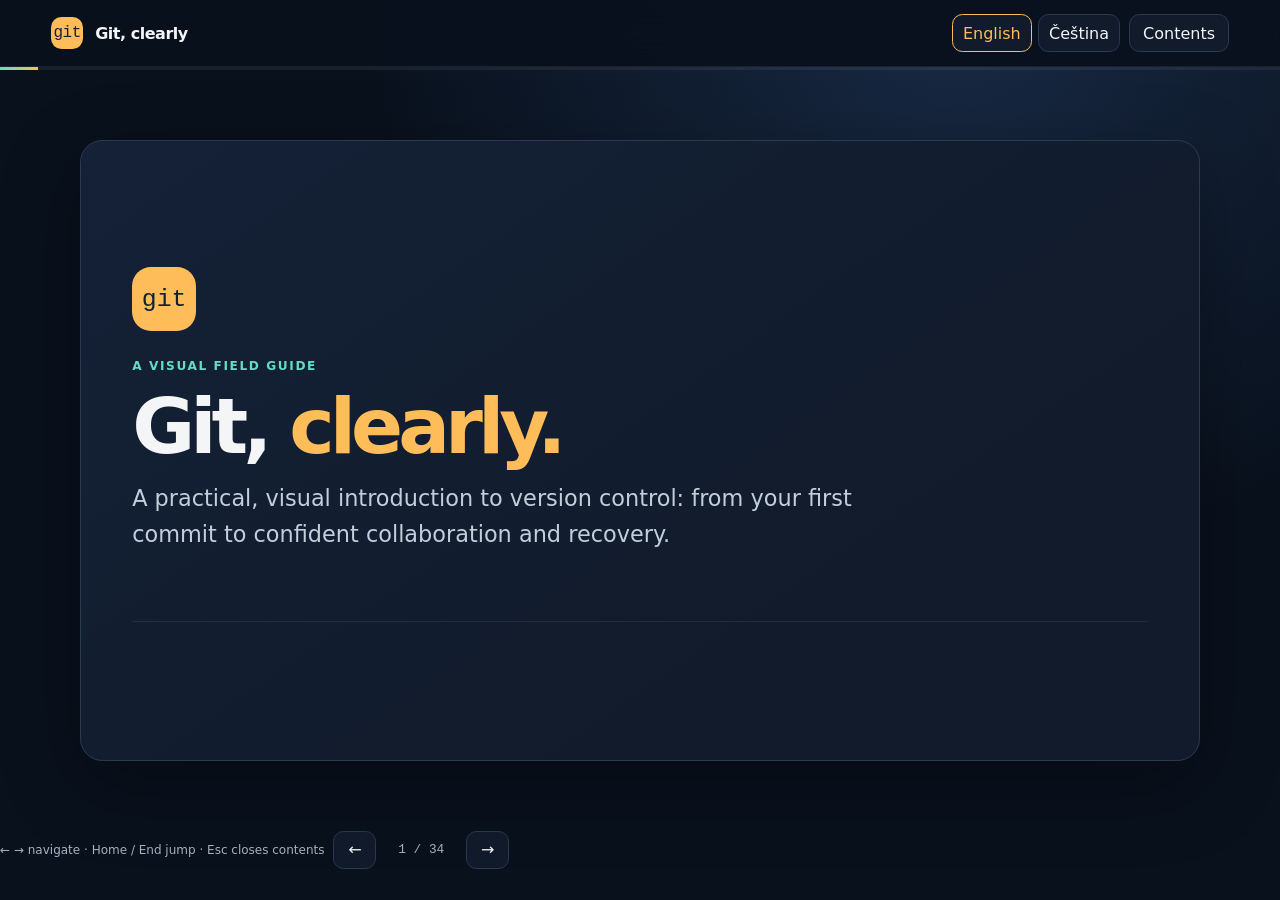
<file: index.html>
<!doctype html>
<html lang="en">
<head>
  <meta charset="utf-8">
  <meta name="viewport" content="width=device-width, initial-scale=1">
  <meta name="description" content="A visual, practical Git course for project managers, architects, and developers.">
  <meta name="theme-color" content="#09111d">
  <title>Git, clearly — Training slides</title>
  <link rel="icon" href="assets/favicon.svg" type="image/svg+xml">
  <link rel="stylesheet" href="assets/deck.css">
  <script src="assets/deck.js" defer></script>
</head>
<body>
  <header class="topbar">
    <div class="brand"><span class="brand-mark" aria-hidden="true">git</span><span class="brand-name">Git, clearly</span></div>
    <div class="top-actions">
      <nav class="language-switch" aria-label="Language">
        <a href="index.html" lang="en" hreflang="en" aria-current="page">English</a>
        <a href="index.cs.html" lang="cs" hreflang="cs">Čeština</a>
      </nav>
      <button id="contents-toggle" type="button" aria-expanded="false" aria-controls="contents">Contents</button>
    </div>
  </header>
  <div class="progress-track" role="progressbar" aria-label="Course progress" aria-valuemin="0" aria-valuemax="100" aria-valuenow="0">
    <div class="progress-bar"></div>
  </div>

  <nav id="contents" class="contents-panel" aria-label="Slide contents" hidden>
    <h2>Course contents</h2>
    <a href="#welcome" data-slide="welcome">Welcome</a>
    <a href="#map" data-slide="map">Learning map</a>
    <a href="#m1" data-slide="m1">1 · What is Git?</a>
    <a href="#remote-local" data-slide="remote-local">Local and remote repositories</a>
    <a href="#activity-flow" data-slide="activity-flow">Git activity flow</a>
    <a href="#m2" data-slide="m2">2 · Core concepts</a>
    <a href="#m3" data-slide="m3">3 · Get started</a>
    <a href="#m4" data-slide="m4">4 · Everyday commands</a>
    <a href="#m5" data-slide="m5">5 · Branch and merge</a>
    <a href="#m6" data-slide="m6">6 · Team workflows</a>
    <a href="#m7" data-slide="m7">7 · Undo and recover</a>
    <a href="#m8" data-slide="m8">8 · Good habits</a>
    <a href="#lab" data-slide="lab">Guided developer lab</a>
    <a href="#cheat" data-slide="cheat">Command cheat sheet</a>
    <a href="#glossary" data-slide="glossary">Glossary</a>
    <a href="#faq" data-slide="faq">FAQ &amp; reading</a>
  </nav>

  <main class="deck" id="deck">
    <section class="slide title-slide" id="welcome" data-title="Welcome" data-audience="all">
      <div class="title-mark" aria-hidden="true">git</div>
      <div class="eyebrow">A visual field guide</div>
      <h1>Git, <span class="accent">clearly.</span></h1>
      <p class="lead">A practical, visual introduction to version control: from your first commit to confident collaboration and recovery.</p>
      <div class="title-meta">
      </div>
      <div class="slide-footer"><span></span></div>
    </section>

    <section class="slide" id="map" data-title="Learning map" data-audience="all">
      <div class="eyebrow">Start here</div>
      <h2>One tool. Three useful perspectives.</h2>
      <p class="lead">Git records change as a history you can inspect, share, branch, and recover.</p>
      <div class="grid three">
        <article class="card"><h3 class="accent">PM · Make change visible</h3><p>Connect work to decisions, reviews, releases, and a traceable project history. Commands are optional.</p></article>
        <article class="card"><h3 class="blue">Architect · Design the flow</h3><p>Choose repository and branch policies that balance integration speed, release needs, and governance.</p></article>
        <article class="card"><h3 class="teal">Developer · Build fluency</h3><p>Inspect, stage, commit, synchronize, resolve conflicts, and recover safely in a practice repository.</p></article>
      </div>
      <div class="callout good"><p><strong>Learning goals:</strong> explain distributed version control, navigate Git's data model, use everyday commands, and choose a collaboration workflow for its trade-offs.</p></div>
      <div class="slide-footer"><span>Course map</span><span>Full deck · all roles</span></div>
    </section>

    <section class="slide" id="m1" data-title="1 · What is Git?" data-audience="all">
      <div class="eyebrow">Module 1 · What is Git?</div>
      <h2>Version control makes change legible.</h2>
      <p class="lead">Without version control, teams trade files and hope filenames tell the story. Git keeps a durable, inspectable history of project snapshots.</p>
      <div class="grid three">
        <article class="card"><h3>Remember</h3><p>See how and when a file changed, and who recorded the change.</p></article>
        <article class="card"><h3>Collaborate</h3><p>Work in parallel, review proposed changes, then combine them.</p></article>
        <article class="card"><h3>Recover</h3><p>Compare versions and return to a known-good state when needed.</p></article>
      </div>
      <div class="callout"><p>Think of Git history as a sequence of named, reviewable checkpoints—not a backup drive or a substitute for one.</p></div>
      <div class="slide-footer"><span>Learning objective · explain what version control solves</span><span>Module 1</span></div>
    </section>

    <section class="slide" data-title="Centralized and distributed" data-audience="all">
      <div class="eyebrow">Module 1 · Two models</div>
      <h2>Git is distributed: every clone has a repository.</h2>
      <div class="grid">
        <article class="card"><h3>Centralized model · SVN, CVS</h3><p>Clients check out working files from a central server. The server is the main source of history; network access is commonly needed to commit shared changes.</p></article>
        <article class="card"><h3>Distributed model · Git</h3><p>Each clone has a local repository and project history. Work, commits, and many inspections can happen offline; sharing happens by exchanging commits.</p></article>
      </div>
      <div class="diagram" role="img" aria-label="Centralized version control connects several working copies to one central repository. In Git, each developer's clone contains a repository, and clones exchange commits.">
        <div class="node"><strong>Central server</strong><span>authoritative history</span></div><span class="arrow" aria-hidden="true">↔</span>
        <div class="node"><strong>Working copy</strong><span>client</span></div>
        <div class="arrow" aria-hidden="true">···</div>
        <div class="node"><strong>Git clone A</strong><span>repo + files</span></div><span class="arrow" aria-hidden="true">↔</span>
        <div class="node"><strong>Git clone B</strong><span>repo + files</span></div>
        <p class="diagram-caption">The hosting service is a convenient shared endpoint; Git itself is the version-control system.</p>
      </div>
      <div class="slide-footer"><span>Distributed does not mean “no central collaboration point”</span><span>Module 1</span></div>
    </section>

    <section class="slide" id="remote-local" data-title="Local and remote repositories" data-audience="all">
      <div class="eyebrow">Module 1 · Sharing work</div>
      <h2>Every clone has its own repository.</h2>
      <p class="lead">A remote is another repository—often hosted online—that gives collaborators a shared place to exchange commits.</p>
      <div class="repo-map" role="group" aria-label="Two local clones exchange commits with a shared remote repository">
        <article class="repo-card">
          <h3>Computer A</h3>
          <span class="repo-location">Local clone</span>
          <div class="working-tree">Working tree</div>
          <div class="repo-history">
            <strong>Local repository</strong>
            <ol class="commit-stack"><li>Commit 3</li><li>Commit 2</li><li>Commit 1</li></ol>
          </div>
        </article>
        <div class="sync-lane" aria-label="Computer A to remote">
          <div class="sync-direction"><span aria-hidden="true">→</span><span>push commits</span></div>
          <div class="sync-direction"><span aria-hidden="true">←</span><span>fetch / pull</span></div>
        </div>
        <article class="repo-card remote-repo">
          <h3>Shared remote</h3>
          <span class="repo-location">Hosted repository</span>
          <div class="repo-history">
            <strong>Remote repository</strong>
            <ol class="commit-stack"><li>Commit 3</li><li>Commit 2</li><li>Commit 1</li></ol>
          </div>
        </article>
        <div class="sync-lane" aria-label="Remote to computer B">
          <div class="sync-direction"><span aria-hidden="true">←</span><span>push commits</span></div>
          <div class="sync-direction"><span aria-hidden="true">→</span><span>fetch / pull</span></div>
        </div>
        <article class="repo-card">
          <h3>Computer B</h3>
          <span class="repo-location">Local clone</span>
          <div class="working-tree">Working tree</div>
          <div class="repo-history">
            <strong>Local repository</strong>
            <ol class="commit-stack"><li>Commit 3</li><li>Commit 2</li><li>Commit 1</li></ol>
          </div>
        </article>
      </div>
      <div class="callout good"><p><strong>Remember:</strong> push sends your commits; fetch downloads updates; pull fetches and integrates them. Git does not synchronize repositories automatically.</p></div>
      <div class="slide-footer"><span>Each local clone has its own history</span><span>Module 1</span></div>
    </section>

    <section class="slide" id="activity-flow" data-title="How Git activities move work" data-audience="all">
      <div class="eyebrow">Module 4 · From edit to collaboration</div>
      <h2>See where each Git command moves work.</h2>
      <p class="lead">Local changes become commits, then move between your repository and the shared remote.</p>
      <div class="activity-wrap">
        <svg class="activity-svg" viewBox="0 0 1000 410" role="img" aria-labelledby="activity-title activity-description">
          <title id="activity-title">Git activity flow between a remote and local machine</title>
          <desc id="activity-description">Git clone copies the remote repository to your local machine. Git add moves selected changes from the working directory to the staging area. Git commit records staged changes in local history. Git push sends commits to the remote. Git fetch downloads remote commits without integrating them. Git pull fetches and integrates remote changes.</desc>
          <defs>
            <marker id="activity-arrow" viewBox="0 0 10 10" refX="8" refY="5" markerWidth="7" markerHeight="7" orient="auto-start-reverse">
              <path d="M 0 0 L 10 5 L 0 10 z"></path>
            </marker>
          </defs>
          <rect class="activity-boundary" x="20" y="12" width="205" height="385" rx="20"></rect>
          <rect class="activity-boundary" x="280" y="12" width="700" height="385" rx="20"></rect>
          <text class="activity-group" x="122" y="40" text-anchor="middle">Shared remote</text>
          <text class="activity-group" x="630" y="40" text-anchor="middle">Local machine</text>
          <rect class="activity-label" x="60" y="54" width="125" height="34" rx="7"></rect>
          <rect class="activity-label" x="327" y="54" width="125" height="34" rx="7"></rect>
          <rect class="activity-label" x="532" y="54" width="125" height="34" rx="7"></rect>
          <rect class="activity-label" x="803" y="54" width="125" height="34" rx="7"></rect>
          <text class="activity-lane" x="122" y="76" text-anchor="middle">Remote repo</text>
          <text class="activity-lane" x="389" y="76" text-anchor="middle">Local history</text>
          <text class="activity-lane" x="594" y="76" text-anchor="middle">Index / staging</text>
          <text class="activity-lane" x="865" y="76" text-anchor="middle">Working directory</text>
          <path class="activity-lifeline" d="M122 88 V380 M389 88 V380 M594 88 V380 M865 88 V380"></path>
          <path class="activity-arrow" d="M122 112 H865" marker-end="url(#activity-arrow)"></path>
          <rect class="activity-command" x="457" y="98" width="86" height="28" rx="6"></rect>
          <text class="activity-command-text" x="500" y="117" text-anchor="middle">git clone</text>
          <path class="activity-arrow" d="M865 164 H594" marker-end="url(#activity-arrow)"></path>
          <rect class="activity-command" x="681" y="150" width="86" height="28" rx="6"></rect>
          <text class="activity-command-text" x="724" y="169" text-anchor="middle">git add</text>
          <path class="activity-arrow" d="M594 216 H389" marker-end="url(#activity-arrow)"></path>
          <rect class="activity-command" x="448" y="202" width="87" height="28" rx="6"></rect>
          <text class="activity-command-text" x="491" y="221" text-anchor="middle">git commit</text>
          <circle class="activity-commit" cx="389" cy="216" r="6"></circle>
          <path class="activity-arrow" d="M389 268 H122" marker-end="url(#activity-arrow)"></path>
          <rect class="activity-command" x="205" y="254" width="86" height="28" rx="6"></rect>
          <text class="activity-command-text" x="248" y="273" text-anchor="middle">git push</text>
          <circle class="activity-commit" cx="389" cy="268" r="6"></circle>
          <path class="activity-arrow" d="M122 320 H389" marker-end="url(#activity-arrow)"></path>
          <rect class="activity-command" x="205" y="306" width="86" height="28" rx="6"></rect>
          <text class="activity-command-text" x="248" y="325" text-anchor="middle">git fetch</text>
          <path class="activity-arrow" d="M122 372 H865" marker-end="url(#activity-arrow)"></path>
          <rect class="activity-command" x="457" y="358" width="86" height="28" rx="6"></rect>
          <text class="activity-command-text" x="500" y="377" text-anchor="middle">git pull</text>
        </svg>
      </div>
      <div class="callout good"><p><strong>Flow:</strong> <code>git add</code> stages; <code>git commit</code> saves locally; <code>git push</code> shares commits. <code>git fetch</code> downloads without integrating; <code>git pull</code> fetches and integrates.</p></div>
      <div class="slide-footer"><span>Local commits stay local until pushed</span><span>Module 4</span></div>
    </section>

    <section class="slide" data-title="Git in context" data-audience="all">
      <div class="eyebrow">Module 1 · What Git is—and isn't</div>
      <h2>Git stores history. Platforms help teams use it.</h2>
      <div class="grid">
        <article class="card"><h3>Git provides</h3><ul><li>Local history and branching</li><li>Content integrity checked with object hashes</li><li>Tools to compare, combine, and share work</li></ul></article>
        <article class="card"><h3>GitHub, GitLab, Azure DevOps, Bitbucket provide</h3><ul><li>Hosted repositories and access controls</li><li>Pull/merge requests, reviews, and issue workflows</li><li>Automation, releases, and team collaboration features</li></ul></article>
      </div>
      <div class="callout"><p><strong>Integrity:</strong> Git identifies objects by SHA-based content hashes (the hash algorithm depends on repository format). Linus Torvalds created Git in 2005 to support Linux kernel development; its distributed design and inexpensive branches fit parallel contributions.</p></div>
      <div class="slide-footer"><span>Key takeaway · Git is the tool; a host is a service</span><span>Module 1</span></div>
    </section>

    <section class="slide" id="m2" data-title="2 · Core concepts" data-audience="all">
      <div class="eyebrow">Module 2 · Core concepts</div>
      <h2>Three areas take a change from edit to shared.</h2>
      <div class="diagram" role="img" aria-label="Changes flow from the working tree to the staging area, then into the local repository as a commit, and can be pushed to a remote repository.">
        <div class="node"><strong>Working tree</strong><span>edit files</span></div><span class="arrow" aria-hidden="true">→</span>
        <div class="node"><strong>Staging area</strong><span>select next snapshot</span></div><span class="arrow" aria-hidden="true">→</span>
        <div class="node"><strong>Local repository</strong><span>commit history</span></div><span class="arrow" aria-hidden="true">⇄</span>
        <div class="node"><strong>Remote</strong><span>shared repository</span></div>
        <p class="diagram-caption">A commit records what is staged. Push and fetch exchange commits with a remote.</p>
      </div>
      <div class="grid three">
        <article class="card"><h3>Working tree</h3><p>The checked-out files you read and edit.</p></article>
        <article class="card"><h3>Index (staging area)</h3><p>The proposed contents of your next commit; staging is deliberate selection.</p></article>
        <article class="card"><h3>Repository</h3><p>Git's local object database and history, in the <code>.git</code> directory.</p></article>
      </div>
      <div class="slide-footer"><span>Learning objective · describe the three areas</span><span>Module 2</span></div>
    </section>

    <section class="slide" data-title="Commits and branches" data-audience="all">
      <div class="eyebrow">Module 2 · History is a graph</div>
      <h2>A branch is a lightweight name for a line of work.</h2>
      <svg class="graph" viewBox="0 0 760 250" role="img" aria-labelledby="graph-title graph-desc">
        <title id="graph-title">A commit graph with a feature branch</title>
        <desc id="graph-desc">Main commits A, B, and D form one line. The feature branch starts at B, adds commit C, and merges at D.</desc>
        <path class="main-line" d="M90 145 H670"></path><path class="branch-line" d="M260 145 Q340 145 380 70 H500 Q570 70 620 145"></path>
        <circle class="commit" cx="100" cy="145" r="20"></circle><circle class="commit" cx="260" cy="145" r="20"></circle>
        <circle class="commit" cx="410" cy="70" r="20"></circle><circle class="commit" cx="650" cy="145" r="20"></circle>
        <text x="94" y="150">A</text><text x="254" y="150">B</text><text x="404" y="75">C</text><text x="644" y="150">D</text>
        <text x="95" y="202">main</text><text x="382" y="34">feature</text>
      </svg>
      <div class="grid three">
        <article class="card"><h3>Commit</h3><p>A recorded snapshot with a message, author, timestamp, and parent commit(s).</p></article>
        <article class="card"><h3>Branch</h3><p>A movable reference to a commit. Creating one does not copy an entire project.</p></article>
        <article class="card"><h3>HEAD</h3><p>Where you are now: usually the current branch's latest commit.</p></article>
      </div>
      <div class="slide-footer"><span>Commit history is a DAG: directed, acyclic, and shared by ancestry</span><span>Module 2</span></div>
    </section>

    <section class="slide" data-title="Repository objects and vocabulary" data-audience="all">
      <div class="eyebrow">Module 2 · Names for the pieces</div>
      <h2>Small objects combine into a project snapshot.</h2>
      <div class="grid three">
        <article class="card"><h3>Blob</h3><p>Stores file contents. Git identifies objects by a content-derived hash.</p></article>
        <article class="card"><h3>Tree</h3><p>Names files and directories and points to their blobs or nested trees.</p></article>
        <article class="card"><h3>Commit</h3><p>Points to a top-level tree and records parent(s) and metadata.</p></article>
      </div>
      <div class="table-wrap"><table><thead><tr><th>Term</th><th>Meaning in practice</th></tr></thead><tbody>
        <tr><td>Repository</td><td>Project history and Git objects, local or hosted.</td></tr>
        <tr><td>Remote</td><td>A named reference to another repository, often on a hosting platform.</td></tr>
        <tr><td><code>origin</code></td><td>Conventional default name for the remote a clone came from; not a special Git keyword.</td></tr>
        <tr><td>Tag</td><td>A name attached to a commit, often used to mark a release.</td></tr>
      </tbody></table></div>
      <div class="slide-footer"><span>Takeaway · commits point to content snapshots, not just file-by-file patches</span><span>Module 2</span></div>
    </section>

    <section class="slide" id="m3" data-title="3 · Get started" data-audience="dev all">
      <div class="eyebrow">Module 3 · Get started</div>
      <h2>Set your identity, then create or copy a repository.</h2>
      <p>Install Git from your operating system's package manager or the official Git downloads. Verify the installed version, then set the name and email that will appear on your commits.</p>
      <div class="command"><pre>git --version
git config --global user.name "Ada Lovelace"
git config --global user.email "ada@example.com"</pre><button class="copy" type="button" aria-label="Copy Git configuration commands">Copy</button></div>
      <p class="small muted">Replace the sample name and email. Use the email address appropriate for your work account. <code>--global</code> sets your default for this user; omit it to configure just the current repository. Check settings with <code>git config --list --show-origin</code>.</p>
      <div class="grid">
        <article class="card"><h3>Create an empty repository</h3><div class="command"><pre>mkdir demo
cd demo
git init</pre><button class="copy" type="button" aria-label="Copy repository creation commands">Copy</button></div></article>
        <article class="card"><h3>Copy an existing repository</h3><div class="command"><pre>git clone &lt;repository-url&gt;
cd &lt;repository-name&gt;</pre><button class="copy" type="button" aria-label="Copy clone commands">Copy</button></div></article>
      </div>
      <div class="slide-footer"><span>Credentials are separate from commit identity</span><span>Module 3</span></div>
    </section>

    <section class="slide" data-title="Ignore, line endings, and authentication" data-audience="dev arch">
      <div class="eyebrow">Module 3 · Repository setup</div>
      <h2>Keep generated files, platform differences, and credentials intentional.</h2>
      <div class="grid three">
        <article class="card"><h3><code>.gitignore</code></h3><p>Lists untracked paths Git should ignore, such as build output and local secrets. It does <strong>not</strong> untrack files already committed.</p></article>
        <article class="card"><h3><code>.gitattributes</code></h3><p>Can standardize text normalization, diff behavior, and binary handling across contributors. Prefer explicit project rules where line endings matter.</p></article>
        <article class="card"><h3>Authentication</h3><p>Use an approved credential manager with HTTPS or configure an SSH key. Never paste tokens or private keys into a repository.</p></article>
      </div>
      <div class="callout warning"><p><strong>Secret already committed?</strong> Removing the file in a later commit does not erase it from history. Revoke/rotate the credential first; then coordinate history cleanup and notification.</p></div>
      <div class="slide-footer"><span>Tip · review ignore patterns before the first commit</span><span>Module 3</span></div>
    </section>

    <section class="slide" id="m4" data-title="4 · Everyday commands" data-audience="dev all">
      <div class="eyebrow">Module 4 · Everyday commands</div>
      <h2>First inspect. Then select what to record.</h2>
      <div class="grid">
        <article class="card"><h3><code>git status</code> · inspect state</h3><p><strong>Purpose:</strong> summarize current branch and staged, unstaged, and untracked changes.</p><p><strong>Syntax:</strong> <code>git status [--short]</code></p><p><strong>Example:</strong> reports <code>modified: README.md</code> as unstaged. <code>--short</code> is compact.</p><p><strong>Pitfall:</strong> it summarizes; it does not show the actual diff.</p></article>
        <article class="card"><h3><code>git diff</code> · inspect content</h3><p><strong>Purpose:</strong> compare working-tree changes; staged changes need a separate flag.</p><p><strong>Syntax:</strong> <code>git diff [--staged]</code></p><p><strong>Example:</strong> <code>git diff --staged</code> shows exactly what the next commit would contain.</p><p><strong>Options:</strong> <code>--stat</code> summarizes; <code>--word-diff</code> compares words.</p><p><strong>Pitfall:</strong> plain <code>git diff</code> omits staged changes.</p></article>
      </div>
      <div class="diagram" role="img" aria-label="Status inspects the working tree and index. Diff compares unstaged changes by default or staged changes when passed --staged.">
        <div class="node"><strong>Working tree</strong><span>unstaged edits</span></div><span class="arrow" aria-hidden="true">git diff →</span><div class="node"><strong>Index</strong><span>staged snapshot</span></div><span class="arrow" aria-hidden="true">--staged →</span><div class="node"><strong>HEAD</strong><span>last commit</span></div>
        <p class="diagram-caption"><code>git status</code> summarizes both comparisons; <code>git diff</code> shows their details.</p>
      </div>
      <div class="command"><pre>$ git status --short
 M README.md
$ git diff --stat
 README.md | 2 ++
 1 file changed, 2 insertions(+)</pre><button class="copy" type="button" aria-label="Copy example status and diff output">Copy</button></div>
      <p class="small muted">Illustrative output: status uses two columns for index and working-tree state; a leading space then <code>M</code> means unstaged modification.</p>
      <div class="slide-footer"><span>Command pattern · inspect before changing state</span><span>Module 4</span></div>
    </section>

    <section class="slide" data-title="Stage a deliberate snapshot" data-audience="dev">
      <div class="eyebrow">Module 4 · Stage changes</div>
      <h2><code>git add</code> chooses content for the next commit.</h2>
      <div class="grid">
        <article class="card"><h3>Purpose and syntax</h3><p>Add selected file contents from the working tree to the index.</p><div class="command"><pre>git add README.md
git add src/
git add -p</pre><button class="copy" type="button" aria-label="Copy git add examples">Copy</button></div><p><code>-p</code> interactively selects change hunks. <code>git add -A</code> stages all additions, modifications, and deletions in the repository.</p></article>
        <article class="card"><h3>Example and pitfalls</h3><p>Edit two files, stage one, then inspect:</p><div class="command"><pre>git add README.md
git status
git diff --staged</pre><button class="copy" type="button" aria-label="Copy stage and inspect commands">Copy</button></div><p>Only staged content goes into the next commit. Staging a file again updates its staged snapshot. Check for accidental files before using <code>-A</code>.</p></article>
      </div>
      <div class="callout good"><p><strong>Habit:</strong> review <code>git diff --staged</code> before committing. The index is a useful review boundary, not busywork.</p></div>
      <div class="command"><pre>$ git add README.md
(no output on success)
$ git status --short
M  README.md</pre><button class="copy" type="button" aria-label="Copy example staging output">Copy</button></div>
      <div class="slide-footer"><span>State change · working tree → index</span><span>Module 4</span></div>
    </section>

    <section class="slide" data-title="Commit small, clear changes" data-audience="dev all">
      <div class="eyebrow">Module 4 · Commit</div>
      <h2>A commit is a named checkpoint with a message.</h2>
      <div class="grid">
        <article class="card"><h3>Purpose and syntax</h3><p>Record the staged snapshot in local history.</p><div class="command"><pre>git commit -m "Document setup steps"</pre><button class="copy" type="button" aria-label="Copy commit command">Copy</button></div><p><code>-m</code> supplies a one-line message; without it, Git opens the configured editor.</p></article>
        <article class="card"><h3>Example and pitfalls</h3><p>Before: stage intended files. After: the new commit becomes the current branch tip.</p><p>Write a short imperative summary of <em>why</em> the change matters. Avoid vague messages such as “updates” or “fix”.</p><p><strong>Pitfall:</strong> an empty commit may be rejected by default. A commit is local until pushed.</p></article>
      </div>
      <div class="command"><pre>$ git commit -m "Document setup steps"
[main 8c14f2a] Document setup steps
 1 file changed, 3 insertions(+)</pre><button class="copy" type="button" aria-label="Copy example commit output">Copy</button></div>
      <p class="small muted">Illustrative output: commit IDs and file counts vary. The bracketed branch and short hash identify the new local commit.</p>
      <div class="diagram" role="img" aria-label="Commit records the staged index as a new snapshot in the local repository.">
        <div class="node"><strong>Index</strong><span>reviewed changes</span></div><span class="arrow" aria-hidden="true">git commit →</span><div class="node"><strong>Local history</strong><span>new commit</span></div>
        <p class="diagram-caption">A commit records only staged content, not every modified file.</p>
      </div>
      <div class="slide-footer"><span>Good commits are small enough to understand and useful enough to review</span><span>Module 4</span></div>
    </section>

    <section class="slide" data-title="Read the history" data-audience="dev all">
      <div class="eyebrow">Module 4 · Inspect history</div>
      <h2>History answers “what changed?” and “why?”</h2>
      <div class="grid">
        <article class="card"><h3><code>git log</code> · browse commits</h3><p><strong>Purpose:</strong> view commit history.</p><p><strong>Syntax:</strong> <code>git log [--oneline --graph --decorate]</code></p><p><strong>Example:</strong> <code>git log --oneline --graph</code> gives a compact graph.</p><p><strong>Pitfall:</strong> history follows the current branch unless options or refs broaden it.</p></article>
        <article class="card"><h3><code>git show</code> · inspect one commit</h3><p><strong>Purpose:</strong> show a commit's metadata and patch.</p><p><strong>Syntax:</strong> <code>git show &lt;commit&gt;</code></p><p><strong>Example:</strong> <code>git show HEAD</code> inspects the current tip.</p><p><strong>Options:</strong> <code>--stat</code> shows a summary. A commit ID or tag can identify a target.</p><p><strong>Pitfall:</strong> large patches can use a pager; press <code>q</code> to leave it.</p></article>
      </div>
      <div class="command"><pre>$ git log --oneline -1
8c14f2a Document setup steps</pre><button class="copy" type="button" aria-label="Copy example history output">Copy</button></div>
      <p class="small muted">Illustrative output from the prior example. The exact hash and message depend on your repository.</p>
      <div class="callout"><p><strong>Review lens:</strong> scan the message and summary first; read the patch when you need the exact content.</p></div>
      <div class="command"><pre>$ git show --stat --oneline HEAD
8c14f2a Document setup steps
 README.md | 3 +++
 1 file changed, 3 insertions(+)</pre><button class="copy" type="button" aria-label="Copy example git show output">Copy</button></div>
      <div class="slide-footer"><span>Local history is available without a network connection</span><span>Module 4</span></div>
    </section>

    <section class="slide" data-title="Remotes and synchronization" data-audience="dev all">
      <div class="eyebrow">Module 4 · Share and receive commits</div>
      <h2>Fetch previews. Pull integrates. Push publishes.</h2>
      <div class="grid">
        <article class="card"><h3><code>git remote</code> · name a repository</h3><p><strong>Purpose:</strong> list or manage remote names and URLs.</p><p><strong>Syntax:</strong> <code>git remote -v</code>; <code>git remote add &lt;name&gt; &lt;url&gt;</code>.</p><p><strong>Example:</strong> <code>origin</code> is the conventional clone remote.</p><p><strong>Pitfall:</strong> a remote is configuration, not a second working directory.</p></article>
        <article class="card"><h3><code>git fetch</code> · download references</h3><p><strong>Purpose:</strong> get remote commits and update remote-tracking refs without integrating them into your current branch.</p><p><strong>Syntax:</strong> <code>git fetch &lt;remote&gt;</code></p><p><strong>Example:</strong> fetch, then compare with <code>git log HEAD..origin/main</code>.</p><p><strong>Pitfall:</strong> fetching alone does not update checked-out files.</p></article>
        <article class="card"><h3><code>git pull</code> · fetch + integrate</h3><p><strong>Purpose:</strong> fetch, then integrate the upstream branch by merge or configured rebase.</p><p><strong>Syntax:</strong> <code>git pull [--rebase] &lt;remote&gt; &lt;branch&gt;</code></p><p><strong>Example:</strong> <code>git pull --rebase origin main</code>.</p><p><strong>Pitfall:</strong> know whether your team expects merge or rebase; resolve conflicts if they arise.</p></article>
        <article class="card"><h3><code>git push</code> · publish commits</h3><p><strong>Purpose:</strong> send local commits to a remote branch.</p><p><strong>Syntax:</strong> <code>git push -u &lt;remote&gt; &lt;branch&gt;</code></p><p><strong>Example:</strong> <code>git push -u origin feature/docs</code> sets upstream tracking.</p><p><strong>Pitfall:</strong> push can be rejected if remote history has advanced; fetch and integrate instead of overwriting teammates' work.</p></article>
      </div>
      <div class="diagram" role="img" aria-label="Fetch brings remote commits to local remote-tracking references. Pull fetches and integrates them. Push sends local commits to the remote.">
        <div class="node"><strong>Local branch</strong><span>your commits</span></div><span class="arrow" aria-hidden="true">push →</span><div class="node"><strong>Remote</strong><span>shared commits</span></div><span class="arrow" aria-hidden="true">← fetch</span><div class="node"><strong>Remote-tracking ref</strong><span>what was fetched</span></div>
        <p class="diagram-caption">Pull adds an integration step after fetch; it is not merely a download.</p>
      </div>
      <div class="command"><pre>$ git remote -v
origin  https://example.com/team/project.git (fetch)
origin  https://example.com/team/project.git (push)
$ git fetch origin
From https://example.com/team/project
   a13f1c0..b02a7d1  main -> origin/main
$ git push -u origin feature/docs
To https://example.com/team/project.git
 * [new branch]      feature/docs -> feature/docs
branch 'feature/docs' set up to track 'origin/feature/docs'.</pre><button class="copy" type="button" aria-label="Copy example remote, fetch, and push output">Copy</button></div>
      <p class="small muted">Example remote URL and object IDs are placeholders. A successful fetch updates remote-tracking references, not your working tree.</p>
      <p class="small muted">After a pull with no incoming commits, Git may report <code>Already up to date.</code>; if it integrates a fast-forward, the branch tip advances without a merge commit.</p>
      <div class="slide-footer"><span>Prefer fetch when you want to inspect before integrating</span><span>Module 4</span></div>
    </section>

    <section class="slide" data-title="Branches, merge, and rebase" data-audience="dev arch">
      <div class="eyebrow">Module 4 · Parallel work</div>
      <h2>Branch to isolate work; merge to integrate it.</h2>
      <div class="grid">
        <article class="card"><h3><code>git branch</code> · list or create</h3><p><strong>Syntax:</strong> <code>git branch [--all]</code>; <code>git branch &lt;name&gt;</code>. Use <code>-d</code> to delete a merged local branch.</p><p><strong>Pitfall:</strong> creating a branch does not switch to it. Do not delete unmerged work casually.</p></article>
        <article class="card"><h3><code>git switch</code> · move between branches</h3><p><strong>Syntax:</strong> <code>git switch &lt;name&gt;</code>; <code>git switch -c &lt;new-name&gt;</code>.</p><p><strong>Example:</strong> <code>git switch -c feature/search</code>.</p><p><strong>Pitfall:</strong> Git may prevent switching if local edits would be overwritten.</p></article>
        <article class="card"><h3><code>git merge</code> · integrate history</h3><p><strong>Syntax:</strong> <code>git merge &lt;branch&gt;</code>.</p><p>A fast-forward moves the branch pointer when possible; otherwise Git creates a merge commit with both histories as parents.</p><p><strong>Pitfall:</strong> conflicts require editing, staging resolved files, then completing the merge commit.</p></article>
        <article class="card"><h3><code>git rebase</code> · replay commits</h3><p><strong>Syntax:</strong> <code>git rebase &lt;base&gt;</code>.</p><p>Replays your commits on a new base to create a linear sequence with new commit IDs.</p><p><strong>Golden rule:</strong> do not rebase history others may already have based work on.</p></article>
      </div>
      <div class="command"><pre>$ git branch --list
* main
$ git switch -c feature/search
Switched to a new branch 'feature/search'
$ git rebase main
Current branch feature/search is up to date.
$ git switch main
Switched to branch 'main'
$ git merge feature/search
Already up to date.</pre><button class="copy" type="button" aria-label="Copy example branch, switch, merge, and rebase output">Copy</button></div>
      <p class="small muted">No new commit has been made in this example, so rebase and merge have nothing to integrate yet. The guided lab demonstrates a fast-forward after adding a commit.</p>
      <div class="slide-footer"><span>Pause before rewriting or force-pushing shared history</span><span>Module 4</span></div>
    </section>

    <section class="slide" data-title="Stash and tags" data-audience="dev">
      <div class="eyebrow">Module 4 · Shelve and label</div>
      <h2>Stash temporary edits. Tag meaningful milestones.</h2>
      <div class="grid">
        <article class="card"><h3><code>git stash</code> · shelve work in progress</h3><p><strong>Syntax:</strong> <code>git stash push -m "message"</code>; <code>git stash list</code>; <code>git stash pop</code>.</p><p><strong>Example:</strong> stash edits to switch context, then apply them later.</p><p><strong>Options:</strong> <code>-u</code> includes untracked files. <code>apply</code> keeps the stash; <code>pop</code> applies and removes it if successful.</p><p><strong>Pitfall:</strong> stashes are local and easy to forget; commit durable work instead.</p></article>
        <article class="card"><h3><code>git tag</code> · name a release commit</h3><p><strong>Syntax:</strong> <code>git tag -a v1.2.0 -m "Release 1.2.0"</code>; list with <code>git tag</code>.</p><p><strong>Purpose:</strong> annotated tags record a named milestone with metadata.</p><p><strong>Publish:</strong> <code>git push origin v1.2.0</code> (or <code>git push --tags</code> for all tags).</p><p><strong>Pitfall:</strong> tags are not automatically pushed with ordinary branch pushes; agree on version policy.</p></article>
      </div>
      <div class="command"><pre>$ git stash list
stash@{0}: On main: WIP: adjust map labels
$ git tag
v1.2.0</pre><button class="copy" type="button" aria-label="Copy example stash and tag output">Copy</button></div>
      <div class="slide-footer"><span>All command examples in this module are safe in a practice repository</span><span>Module 4</span></div>
    </section>

    <section class="slide" id="m5" data-title="5 · Branch and merge" data-audience="all">
      <div class="eyebrow">Module 5 · Branching and merging</div>
      <h2>Branches let teams work in parallel without duplicating a project.</h2>
      <p class="lead">A branch begins as a movable name at a commit. Git reuses shared history; the branch costs little and makes an isolated line of work easy to discuss.</p>
      <div class="diagram" role="img" aria-label="Main and feature branch share an ancestor. The feature branch advances independently, then its history is integrated into main.">
        <div class="node"><strong>Shared base</strong><span>common ancestor</span></div><span class="arrow" aria-hidden="true">→</span><div class="node"><strong>main</strong><span>stable line</span></div><span class="arrow" aria-hidden="true">↘</span><div class="node"><strong>feature branch</strong><span>isolated changes</span></div><span class="arrow" aria-hidden="true">↗</span><div class="node"><strong>integration</strong><span>merge / review</span></div>
        <p class="diagram-caption">Isolation helps organize work; it does not remove the need to integrate and test it.</p>
      </div>
      <div class="grid three">
        <article class="card"><h3>Keep the branch focused</h3><p>One feature or fix makes review and rollback easier.</p></article>
        <article class="card"><h3>Integrate regularly</h3><p>Short-lived branches reduce the distance between parallel changes.</p></article>
        <article class="card"><h3>Automate checks</h3><p>Run tests and validation before changes reach a shared branch.</p></article>
      </div>
      <div class="slide-footer"><span>Learning objective · explain why branches are cheap</span><span>Module 5</span></div>
    </section>

    <section class="slide" data-title="Merge conflicts" data-audience="all">
      <div class="eyebrow">Module 5 · Conflicts are a decision, not a failure</div>
      <h2>A conflict means Git needs a human to choose the combined result.</h2>
      <p>Conflicts commonly occur when both histories change overlapping lines, or when one renames/deletes a file another changes. Git pauses integration so a person can create the intended result.</p>
      <div class="grid">
        <article class="card"><h3>Developer resolution loop</h3><ol><li>Read <code>git status</code> to identify conflicted files.</li><li>Open each file; compare both sides and edit the final intended content.</li><li>Remove conflict markers, run relevant tests, then stage resolved files.</li><li>Complete the merge or rebase as Git instructs.</li></ol></article>
        <article class="card"><h3>Conflict markers</h3><div class="command"><pre>&lt;&lt;&lt;&lt;&lt;&lt;&lt; HEAD
current branch version
=======
incoming version
&gt;&gt;&gt;&gt;&gt;&gt;&gt; other-branch</pre><button class="copy" type="button" aria-label="Copy conflict marker example">Copy</button></div><p>Markers are scaffolding, not valid final content. Some tools offer a visual side-by-side editor.</p></article>
      </div>
      <div class="callout warning"><p>Do not blindly choose “ours” or “theirs” for every conflict. Confirm behavior with the change owners and validate the combined result.</p></div>
      <div class="slide-footer"><span>Conflict resolution is collaboration encoded in a file edit</span><span>Module 5</span></div>
    </section>

    <section class="slide" data-title="Review and integrate" data-audience="all arch">
      <div class="eyebrow">Module 5 · Review before integration</div>
      <h2>Pull / merge requests make integration visible.</h2>
      <div class="grid three">
        <article class="card"><h3>Propose</h3><p>Describe the change, link its context, and show what branch should receive it.</p></article>
        <article class="card"><h3>Review</h3><p>Discuss design, test evidence, security, and maintainability before approval.</p></article>
        <article class="card"><h3>Integrate</h3><p>Required checks pass; an authorized person merges according to team policy.</p></article>
      </div>
      <div class="table-wrap"><table><thead><tr><th>Integration method</th><th>Resulting history</th><th>Good fit when</th></tr></thead><tbody>
        <tr><td>Fast-forward</td><td>Moves the target pointer; no merge commit</td><td>Target has not diverged</td></tr>
        <tr><td>Merge commit</td><td>Preserves the branch join and both parents</td><td>Branch context is useful to retain</td></tr>
        <tr><td>Squash merge</td><td>Creates one new target commit from branch changes</td><td>A clean, compact target history is preferred</td></tr>
        <tr><td>Rebase and merge</td><td>Replays branch commits onto the target</td><td>Linear history is preferred and policy permits rewriting</td></tr>
      </tbody></table></div>
      <div class="slide-footer"><span>Method names and exact behavior vary by hosting platform</span><span>Module 5</span></div>
    </section>

    <section class="slide" id="m6" data-title="6 · Team workflows" data-audience="pm arch">
      <div class="eyebrow">Module 6 · Collaboration workflows</div>
      <h2>The right workflow follows the way you release.</h2>
      <p class="lead">There is no universally best branching model. Optimize for how often you integrate, how releases are cut, and how much coordination your team can sustain.</p>
      <div class="table-wrap"><table><thead><tr><th>Workflow</th><th>Typical shape</th><th>Good fit</th><th>Trade-off</th></tr></thead><tbody>
        <tr><td>Centralized</td><td>Everyone integrates to one shared branch</td><td>Small teams, simple release process</td><td>Concurrent changes need coordination</td></tr>
        <tr><td>Feature branches</td><td>Short topic branches reviewed before merge</td><td>Teams wanting peer review and checks</td><td>Long-lived branches drift and conflict</td></tr>
        <tr><td>Gitflow</td><td>Long-lived main/develop plus release and hotfix branches</td><td>Scheduled releases with parallel maintenance</td><td>More ceremony and branch management</td></tr>
        <tr><td>GitHub Flow</td><td>Short branch → review → deployable main</td><td>Continuous delivery, frequent deployment</td><td>Needs reliable tests and release discipline</td></tr>
        <tr><td>Trunk-based</td><td>Frequent small integrations to trunk; brief branches</td><td>Teams with strong automation and feature flags</td><td>Requires disciplined, fast feedback</td></tr>
      </tbody></table></div>
      <div class="slide-footer"><span>Learning objective · compare workflows against team constraints</span><span>Module 6</span></div>
    </section>

    <section class="slide" data-title="Repository layout and governance" data-audience="arch">
      <div class="eyebrow">Module 6 · Architecture and governance</div>
      <h2>Monorepo or multi-repo is an ownership and tooling decision.</h2>
      <div class="grid">
        <article class="card"><h3>Monorepo</h3><p><strong>Benefits:</strong> atomic cross-project changes, shared tooling, discoverable code.</p><p><strong>Costs:</strong> scaling CI and permissions, repository-wide conventions, large checkout history.</p></article>
        <article class="card"><h3>Multi-repo</h3><p><strong>Benefits:</strong> independent ownership, access control, and release cadence.</p><p><strong>Costs:</strong> coordinated cross-repo changes, duplicated tooling, dependency version management.</p></article>
      </div>
      <div class="grid three">
        <article class="card"><h3>Protect branches</h3><p>Require reviews, passing checks, and restricted direct pushes where appropriate.</p></article>
        <article class="card"><h3>Clarify ownership</h3><p>Use CODEOWNERS or equivalent review routing for critical components.</p></article>
        <article class="card"><h3>Automate traceability</h3><p>Link changes to issues, builds, artifacts, and releases with a consistent policy.</p></article>
      </div>
      <div class="slide-footer"><span>Repository boundaries should reflect real ownership, not fashion</span><span>Module 6</span></div>
    </section>

    <section class="slide" data-title="CI, releases, and versioning" data-audience="pm arch">
      <div class="eyebrow">Module 6 · From commit to release</div>
      <h2>A release pipeline connects reviewed source to a traceable artifact.</h2>
      <div class="diagram" role="img" aria-label="Issue and change are reviewed, CI builds and tests a commit, a version tag marks a release, and an artifact is published.">
        <div class="node"><strong>Issue / change</strong><span>intent</span></div><span class="arrow" aria-hidden="true">→</span><div class="node"><strong>Commit &amp; review</strong><span>source history</span></div><span class="arrow" aria-hidden="true">→</span><div class="node"><strong>CI checks</strong><span>build + test</span></div><span class="arrow" aria-hidden="true">→</span><div class="node"><strong>Tag + artifact</strong><span>release</span></div>
      </div>
      <div class="grid">
        <article class="card"><h3>Semantic Versioning</h3><p><code>MAJOR.MINOR.PATCH</code>: communicate incompatible API changes, backward-compatible features, and backward-compatible fixes (for stable public APIs).</p></article>
        <article class="card"><h3>Conventional Commits</h3><p>A shared commit-message convention can help automate changelogs and version decisions; it is a team convention, not a requirement of Git.</p></article>
      </div>
      <div class="callout"><p>A Git tag names a commit. A release platform may attach notes and files to that tag; a tag alone is not a deployed product or immutable artifact.</p></div>
      <div class="slide-footer"><span>Key takeaway · traceability is a designed workflow</span><span>Module 6</span></div>
    </section>

    <section class="slide" id="m7" data-title="7 · Undo and recover" data-audience="dev">
      <div class="eyebrow">Module 7 · Undo and recovery</div>
      <h2>Choose an undo command by where the change lives.</h2>
      <div class="table-wrap"><table><thead><tr><th>Situation</th><th>Command</th><th>Effect</th></tr></thead><tbody>
        <tr><td>Discard unstaged edits in a path</td><td><code>git restore &lt;path&gt;</code></td><td>Replaces working-tree file from the index. Discards those edits.</td></tr>
        <tr><td>Unstage a file, keep edits</td><td><code>git restore --staged &lt;path&gt;</code></td><td>Resets index entry to HEAD; working-tree edits remain.</td></tr>
        <tr><td>Undo a published commit safely</td><td><code>git revert &lt;commit&gt;</code></td><td>Adds a new commit that reverses the chosen change.</td></tr>
        <tr><td>Amend the latest local commit</td><td><code>git commit --amend</code></td><td>Replaces the last commit; changes its ID.</td></tr>
      </tbody></table></div>
      <div class="callout warning"><p><code>git restore &lt;path&gt;</code> overwrites uncommitted file changes. Inspect with <code>git diff</code> first. Do not use it as a casual “undo” button.</p></div>
      <div class="slide-footer"><span>Learning objective · choose an undo command safely</span><span>Module 7</span></div>
    </section>

    <section class="slide" data-title="Reset: move a branch, change the index" data-audience="dev">
      <div class="eyebrow">Module 7 · Reset carefully</div>
      <h2><code>git reset</code> moves the current branch to a chosen commit.</h2>
      <div class="table-wrap"><table><thead><tr><th>Mode</th><th>Branch / HEAD</th><th>Index</th><th>Working tree</th><th>Use case</th></tr></thead><tbody>
        <tr><td><code>--soft</code></td><td>Moves</td><td>Kept</td><td>Kept</td><td>Redo the commit while retaining staged changes</td></tr>
        <tr><td><code>--mixed</code> (default)</td><td>Moves</td><td>Reset</td><td>Kept</td><td>Uncommit but keep edits unstaged</td></tr>
        <tr><td><code>--hard</code></td><td>Moves</td><td>Reset</td><td>Reset</td><td>Destructive: discards tracked working-tree changes</td></tr>
      </tbody></table></div>
      <div class="command"><pre>git reset --soft HEAD~1
git reset --mixed HEAD~1</pre><button class="copy" type="button" aria-label="Copy reset examples">Copy</button></div>
      <div class="callout warning"><p><strong>Do not run <code>git reset --hard</code> as a generic cleanup command.</strong> It discards tracked unstaged and staged changes. It can also overwrite or remove untracked files or directories that obstruct restoring tracked paths. Never reset shared history without coordinating.</p></div>
      <div class="slide-footer"><span>Before resetting: inspect status, ensure work is saved, confirm the target</span><span>Module 7</span></div>
    </section>

    <section class="slide" id="m8" data-title="8 · Good habits" data-audience="all">
      <div class="eyebrow">Module 8 · Best practices</div>
      <h2>Make history useful to the next person.</h2>
      <div class="grid three">
        <article class="card"><h3>Commit often</h3><p>Small, atomic changes are easier to explain, review, test, and revert.</p></article>
        <article class="card"><h3>Write meaningful messages</h3><p>Describe the intent and impact, not just the mechanics.</p></article>
        <article class="card"><h3>Review before sharing</h3><p>Check staged diffs, status, tests, and generated files.</p></article>
        <article class="card"><h3>Integrate early</h3><p>Short feedback loops reduce drift and surprise conflicts.</p></article>
        <article class="card"><h3>Keep credentials out</h3><p>Use secret scanning and approved secret storage; never commit secrets.</p></article>
        <article class="card"><h3>Document the workflow</h3><p>Make release, review, ownership, and recovery expectations discoverable.</p></article>
      </div>
      <div class="slide-footer"><span>Good history is a collaboration tool</span><span>Module 8</span></div>
    </section>

    <section class="slide" data-title="Protect secrets and large files" data-audience="dev arch">
      <div class="eyebrow">Module 8 · Protect what you share</div>
      <h2>Prevention is simpler than cleaning a published history.</h2>
      <div class="grid">
        <article class="card"><h3>Never commit secrets</h3><p>Store credentials in approved secret managers. If exposed, revoke or rotate immediately—even if the commit is later removed.</p><p>Enable platform secret scanning and review access to affected systems.</p></article>
        <article class="card"><h3>Handle large files deliberately</h3><p>Git stores snapshots; frequent changes to large binaries can grow repository history. Git LFS keeps pointers in Git and file content in separate storage.</p><p>Check quotas, retention, access, and backup policies before adopting LFS.</p></article>
      </div>
      <div class="grid">
        <article class="card"><h3>Secure the path</h3><p>Least-privilege access, protected branches, required review, and signed commits/tags can strengthen provenance.</p></article>
        <article class="card"><h3>Anti-patterns to avoid</h3><p>Giant unrelated commits, force-pushing shared branches, long-lived unintegrated branches, committing generated output blindly.</p></article>
      </div>
      <div class="callout warning"><p>Deleting a secret file in a later commit does not erase earlier copies from history or clones. Rotate first; then follow your incident and repository-cleanup process.</p></div>
      <div class="slide-footer"><span>Security is both repository policy and team practice</span><span>Module 8</span></div>
    </section>

    <section class="slide" id="lab" data-title="Developer lab · Make a repository" data-audience="dev">
      <div class="eyebrow">Guided developer lab · Part 1</div>
      <h2>Build a small repository and record a change.</h2>
      <p>Run these steps in a new, disposable directory. Git identity must already be configured. Commands below work in Git Bash, macOS Terminal, or a Linux shell.</p>
      <div class="command"><pre>mkdir git-practice
cd git-practice
git init
printf "# Trail Notes\nFirst draft.\n" &gt; README.md
git status
git add README.md
git diff --staged
git commit -m "Add trail notes"
git log --oneline</pre><button class="copy" type="button" aria-label="Copy first lab steps">Copy</button></div>
      <div class="callout"><p>On Windows PowerShell, create the file with <code>Set-Content -Encoding utf8 README.md "# Trail Notes`nFirst draft."</code> instead of <code>printf</code>.</p></div>
      <ul class="checklist"><li><code>git status</code> showed an untracked file</li><li>Staged diff showed the intended text</li><li>Commit appeared in <code>git log</code></li><li>Repository is local; nothing has been published</li></ul>
      <div class="slide-footer"><span>Lab checkpoint 1 · local history</span><span>Module 3 + 4</span></div>
    </section>

    <section class="slide" data-title="Developer lab · Branch and merge" data-audience="dev">
      <div class="eyebrow">Guided developer lab · Part 2</div>
      <h2>Make parallel changes, then integrate them.</h2>
      <div class="command"><pre>git switch -c feature/add-route
printf "\nRoute: Pine Loop\n" &gt;&gt; README.md
git add README.md
git commit -m "Add Pine Loop route"
git switch main
git merge feature/add-route
git log --oneline --graph --decorate</pre><button class="copy" type="button" aria-label="Copy branch and merge lab">Copy</button></div>
      <p class="small muted">If <code>git init</code> chose a branch other than <code>main</code>, check the current branch with <code>git branch --show-current</code> and replace <code>main</code> in the commands above.</p>
      <p class="small muted">On Windows PowerShell, replace the <code>printf</code> line with <code>Add-Content -Encoding utf8 README.md "`nRoute: Pine Loop"</code>.</p>
      <div class="grid">
        <article class="card"><h3>Observe</h3><p>The new branch starts from the first commit. Its new commit can be integrated by a fast-forward when the target has not diverged.</p></article>
        <article class="card"><h3>Discuss</h3><p>How would a pull request add review and automated checks before this merge?</p></article>
      </div>
      <div class="slide-footer"><span>Lab checkpoint 2 · focused branch integrated</span><span>Module 5</span></div>
    </section>

    <section class="slide" id="cheat" data-title="Command cheat sheet" data-audience="dev">
      <div class="eyebrow">Reference · One-screen command sheet</div>
      <h2>Daily Git, at a glance.</h2>
      <div class="table-wrap"><table><thead><tr><th>Goal</th><th>Command</th><th>Reminder</th></tr></thead><tbody>
        <tr><td>Inspect state / working diff / staged diff</td><td><code>git status</code><br><code>git diff</code><br><code>git diff --staged</code></td><td>Review staged content before committing</td></tr>
        <tr><td>Stage / commit</td><td><code>git add &lt;path&gt;</code><br><code>git commit -m "message"</code></td><td>Commit contains staged content</td></tr>
        <tr><td>Read history</td><td><code>git log --oneline --graph</code><br><code>git show HEAD</code></td><td>Local operations work offline</td></tr>
        <tr><td>Branch / switch / merge</td><td><code>git switch -c &lt;name&gt;</code><br><code>git merge &lt;branch&gt;</code></td><td>Keep work focused and integrate early</td></tr>
        <tr><td>Receive / publish</td><td><code>git fetch origin</code><br><code>git pull --rebase</code><br><code>git push -u origin &lt;branch&gt;</code></td><td>Pull fetches and integrates; know team policy</td></tr>
        <tr><td>Undo / recover</td><td><code>git restore --staged &lt;path&gt;</code><br><code>git revert &lt;commit&gt;</code><br><code>git reflog</code></td><td>Inspect first; avoid destructive commands on valuable work</td></tr>
        <tr><td>Release / temporary work</td><td><code>git tag -a v1.0.0 -m "Release"</code><br><code>git stash push -m "message"</code></td><td>Tags must be pushed; stashes are local</td></tr>
      </tbody></table></div>
      <div class="slide-footer"><span>Print this deck to save a portable reference</span><span>Reference</span></div>
    </section>

    <section class="slide" id="glossary" data-title="Glossary" data-audience="all">
      <div class="eyebrow">Reference · Shared vocabulary</div>
      <h2>Words that keep Git conversations precise.</h2>
      <div class="table-wrap"><table><thead><tr><th>Term</th><th>Plain-language definition</th></tr></thead><tbody>
        <tr><td>Branch</td><td>A movable name for a line of commits.</td></tr><tr><td>Clone</td><td>A local repository copied from another repository.</td></tr>
        <tr><td>Commit</td><td>A recorded project snapshot with metadata and parent(s).</td></tr><tr><td>Conflict</td><td>A change Git cannot combine automatically without a decision.</td></tr>
        <tr><td>HEAD</td><td>The currently checked-out commit or branch position.</td></tr><tr><td>Index</td><td>The staging area that defines the next commit's contents.</td></tr>
        <tr><td>Merge</td><td>Integration that joins histories, often with both parent lines preserved.</td></tr><tr><td>Origin</td><td>Conventional name for the remote a repository was cloned from.</td></tr>
        <tr><td>Rebase</td><td>Replaying commits on a different base, creating new commit IDs.</td></tr><tr><td>Remote</td><td>A named reference to another Git repository.</td></tr>
        <tr><td>Staging</td><td>Selecting file content for the next commit.</td></tr><tr><td>Tag</td><td>A named reference to a commit, often marking a release.</td></tr>
        <tr><td>Working tree</td><td>Files currently checked out for inspection and editing.</td></tr>
      </tbody></table></div>
      <div class="slide-footer"><span>Use the same vocabulary across roles</span><span>Reference</span></div>
    </section>

    <section class="slide" id="faq" data-title="FAQ and further reading" data-audience="all">
      <div class="eyebrow">Reference · FAQ &amp; further reading</div>
      <h2>Common questions, short answers.</h2>
      <details><summary>Is Git a backup?</summary><p>Not by itself. A local repository is one copy; use an approved backup and hosting strategy for important work.</p></details>
      <details><summary>Does every commit go to GitHub?</summary><p>No. Commits are local until pushed to a remote. You can make and inspect local commits offline.</p></details>
      <details><summary>Should we always rebase?</summary><p>No. Follow the team convention. Rebase can create a linear history but rewrites commit IDs; avoid rewriting shared history.</p></details>
      <details><summary>Why does a merge conflict happen?</summary><p>Git cannot determine the intended result of overlapping edits or incompatible file operations. A human must resolve and verify the combined change.</p></details>
      <details><summary>Can I recover a deleted branch?</summary><p>Often, if its commit is still reachable in the local reflog. Inspect first, then make a rescue branch. Reflogs expire and are local.</p></details>
      <div class="grid">
        <article class="card"><h3>Keep learning</h3><ul><li><a href="https://git-scm.com/book/en/v2" rel="noreferrer">Pro Git book</a></li><li><a href="https://git-scm.com/docs" rel="noreferrer">Official Git documentation</a></li><li><a href="https://git-scm.com/docs/gittutorial" rel="noreferrer">Git tutorial</a></li></ul></article>
        <article class="card"><h3>Take the next step</h3><p>Repeat the lab without looking at the commands, then adapt a workflow discussion to your team's release cadence, risk, and ownership model.</p></article>
      </div>
      <div class="slide-footer"><span>End of course · keep practicing in a safe repository</span><span>Thank you</span></div>
    </section>
  </main>

  <footer class="controls" aria-label="Slide navigation">
    <span class="bottom-hint">← → navigate · Home / End jump · Esc closes contents</span>
    <button class="nav-button" id="previous" type="button" aria-label="Previous slide">←</button>
    <span class="counter"><span id="current-slide">1</span> / <span id="slide-total">1</span></span>
    <button class="nav-button" id="next" type="button" aria-label="Next slide">→</button>
  </footer>
</body>
</html>
</file>
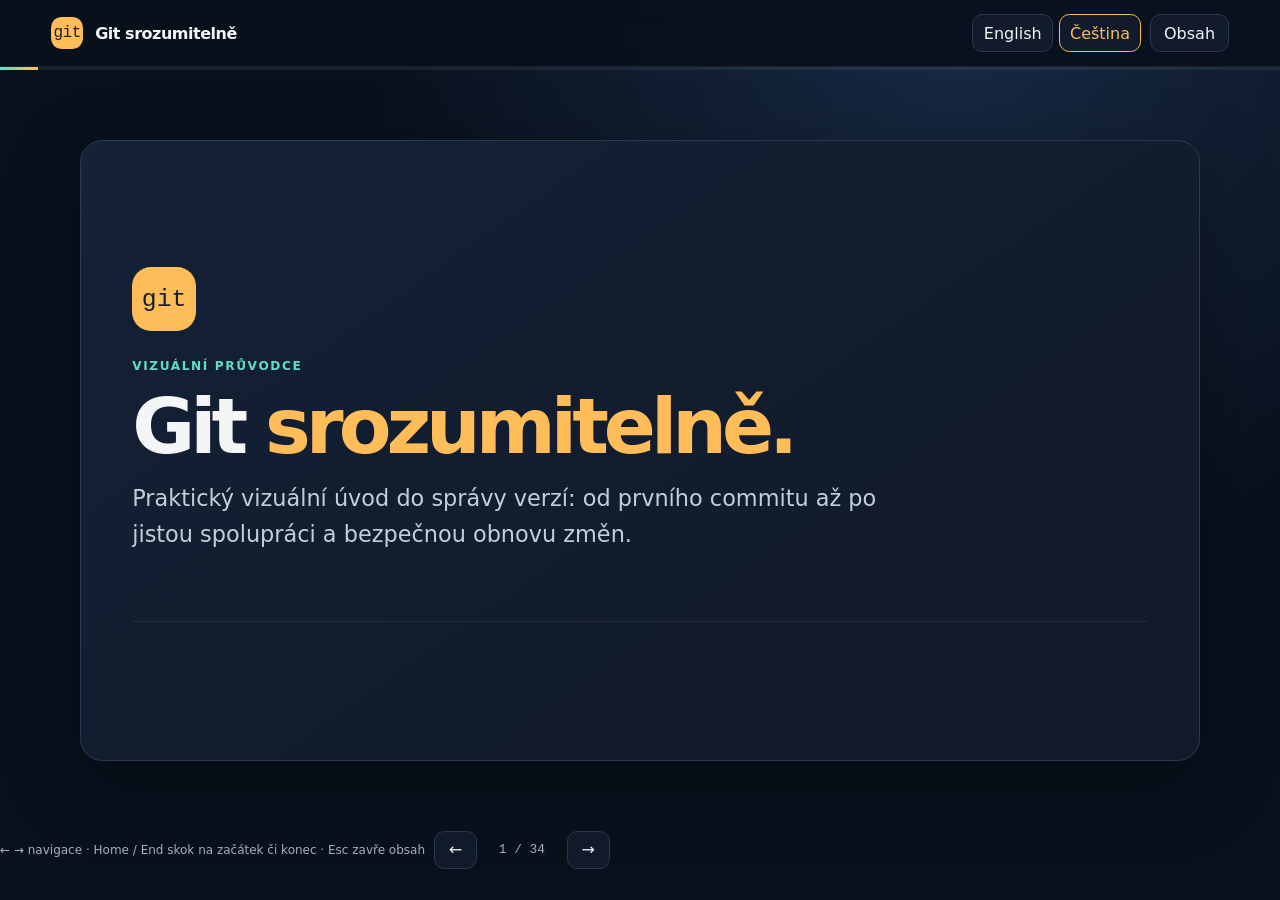
<file: index.cs.html>
<!doctype html>
<html lang="cs">
<head>
  <meta charset="utf-8">
  <meta name="viewport" content="width=device-width, initial-scale=1">
  <meta name="description" content="Praktický vizuální kurz Gitu pro projektové manažery, architekty a vývojáře.">
  <meta name="theme-color" content="#09111d">
  <title>Git srozumitelně — výuka</title>
  <link rel="icon" href="assets/favicon.svg" type="image/svg+xml">
  <link rel="stylesheet" href="assets/deck.css">
  <script src="assets/deck.js" defer></script>
</head>
<body>
  <header class="topbar">
    <div class="brand"><span class="brand-mark" aria-hidden="true">git</span><span class="brand-name">Git srozumitelně</span></div>
    <div class="top-actions">
      <nav class="language-switch" aria-label="Jazyk">
        <a href="index.html" lang="en" hreflang="en">English</a>
        <a href="index.cs.html" lang="cs" hreflang="cs" aria-current="page">Čeština</a>
      </nav>
      <button id="contents-toggle" type="button" aria-expanded="false" aria-controls="contents">Obsah</button>
    </div>
  </header>
  <div class="progress-track" role="progressbar" aria-label="Průběh kurzu" aria-valuemin="0" aria-valuemax="100" aria-valuenow="0">
    <div class="progress-bar"></div>
  </div>

  <nav id="contents" class="contents-panel" aria-label="Obsah snímků" hidden>
    <h2>Obsah kurzu</h2>
    <a href="#welcome" data-slide="welcome">Vítejte</a>
    <a href="#map" data-slide="map">Mapa kurzu</a>
    <a href="#m1" data-slide="m1">1 · Co je Git?</a>
    <a href="#remote-local" data-slide="remote-local">Lokální a vzdálené repozitáře</a>
    <a href="#activity-flow" data-slide="activity-flow">Tok práce v Gitu</a>
    <a href="#m2" data-slide="m2">2 · Základní pojmy</a>
    <a href="#m3" data-slide="m3">3 · Začínáme</a>
    <a href="#m4" data-slide="m4">4 · Každodenní příkazy</a>
    <a href="#m5" data-slide="m5">5 · Větve a slučování</a>
    <a href="#m6" data-slide="m6">6 · Týmové postupy</a>
    <a href="#m7" data-slide="m7">7 · Vrácení změn a obnova</a>
    <a href="#m8" data-slide="m8">8 · Dobré návyky</a>
    <a href="#lab" data-slide="lab">Praktické cvičení pro vývojáře</a>
    <a href="#cheat" data-slide="cheat">Přehled příkazů</a>
    <a href="#glossary" data-slide="glossary">Slovníček</a>
    <a href="#faq" data-slide="faq">Časté dotazy a další četba</a>
  </nav>

  <main class="deck" id="deck">
    <section class="slide title-slide" id="welcome" data-title="Vítejte" data-audience="all">
      <div class="title-mark" aria-hidden="true">git</div>
      <div class="eyebrow">Vizuální průvodce</div>
      <h1>Git <span class="accent">srozumitelně.</span></h1>
      <p class="lead">Praktický vizuální úvod do správy verzí: od prvního commitu až po jistou spolupráci a bezpečnou obnovu změn.</p>
      <div class="title-meta">
      </div>
      <div class="slide-footer"><span></span></div>
    </section>

    <section class="slide" id="map" data-title="Mapa kurzu" data-audience="all">
      <div class="eyebrow">Začněte zde</div>
      <h2>Jeden nástroj. Tři užitečné pohledy.</h2>
      <p class="lead">Git zaznamenává změny do historie, kterou můžete prohlížet, sdílet, větvit a obnovovat.</p>
      <div class="grid three">
        <article class="card"><h3 class="accent">Projektové řízení · Zviditelněte změny</h3><p>Propojte práci s rozhodnutími, kontrolami, vydáními a dohledatelnou historií projektu. Příkazy nejsou nutné.</p></article>
        <article class="card"><h3 class="blue">Architektura · Navrhněte tok práce</h3><p>Zvolte pravidla pro repozitáře a větve, která vyvažují rychlost integrace, potřeby vydávání a správu.</p></article>
        <article class="card"><h3 class="teal">Vývoj · Získejte jistotu</h3><p>Ve cvičném repozitáři si bezpečně vyzkoušejte prohlížení změn, jejich přípravu, vytváření commitů, synchronizaci, řešení konfliktů a obnovu.</p></article>
      </div>
      <div class="callout good"><p><strong>Cíle kurzu:</strong> vysvětlit distribuovanou správu verzí, orientovat se v datovém modelu Gitu, používat běžné příkazy a zvolit týmový postup s ohledem na jeho kompromisy.</p></div>
      <div class="slide-footer"><span>Mapa kurzu</span><span>Celý kurz · všechny role</span></div>
    </section>

    <section class="slide" id="m1" data-title="1 · Co je Git?" data-audience="all">
      <div class="eyebrow">Modul 1 · Co je Git?</div>
      <h2>Správa verzí dává změnám jasnou podobu.</h2>
      <p class="lead">Bez správy verzí si týmy předávají soubory a doufají, že jejich názvy vysvětlí historii. Git uchovává trvalou a přehlednou historii snímků projektu.</p>
      <div class="grid three">
        <article class="card"><h3>Uchovávejte historii</h3><p>Zjistěte, jak a kdy se soubor změnil a kdo změnu zaznamenal.</p></article>
        <article class="card"><h3>Spolupracujte</h3><p>Pracujte souběžně, kontrolujte navržené změny a pak je spojte.</p></article>
        <article class="card"><h3>Obnovujte</h3><p>Porovnávejte verze a v případě potřeby se vraťte ke známému funkčnímu stavu.</p></article>
      </div>
      <div class="callout"><p>Historii Gitu chápejte jako posloupnost pojmenovaných a kontrolovatelných bodů — nikoli jako zálohovací disk nebo jeho náhradu.</p></div>
      <div class="slide-footer"><span>Cíl výuky · vysvětlit, jaký problém správa verzí řeší</span><span>Modul 1</span></div>
    </section>

    <section class="slide" data-title="Centralizovaný a distribuovaný model" data-audience="all">
      <div class="eyebrow">Modul 1 · Dva modely</div>
      <h2>Git je distribuovaný: každý klon obsahuje repozitář.</h2>
      <div class="grid">
        <article class="card"><h3>Centralizovaný model · SVN, CVS</h3><p>Klienti získávají pracovní soubory z centrálního serveru. Server je hlavním zdrojem historie; k zaznamenání sdílených změn je obvykle potřeba připojení k síti.</p></article>
        <article class="card"><h3>Distribuovaný model · Git</h3><p>Každý klon obsahuje lokální repozitář a historii projektu. Pracovat, vytvářet commity i provádět řadu kontrol lze bez připojení; sdílení probíhá výměnou commitů.</p></article>
      </div>
      <div class="diagram" role="img" aria-label="Centralizovaná správa verzí propojuje několik pracovních kopií s jedním centrálním repozitářem. V Gitu obsahuje klon každého vývojáře vlastní repozitář a klony si vyměňují commity.">
        <div class="node"><strong>Centrální server</strong><span>hlavní zdroj historie</span></div><span class="arrow" aria-hidden="true">↔</span>
        <div class="node"><strong>Pracovní kopie</strong><span>klient</span></div>
        <div class="arrow" aria-hidden="true">···</div>
        <div class="node"><strong>Klon Gitu A</strong><span>repozitář + soubory</span></div><span class="arrow" aria-hidden="true">↔</span>
        <div class="node"><strong>Klon Gitu B</strong><span>repozitář + soubory</span></div>
        <p class="diagram-caption">Hostovací služba je praktickým společným místem; samotný Git je systém pro správu verzí.</p>
      </div>
      <div class="slide-footer"><span>Distribuovaný neznamená „bez centrálního místa pro spolupráci“</span><span>Modul 1</span></div>
    </section>

    <section class="slide" id="remote-local" data-title="Lokální a vzdálené repozitáře" data-audience="all">
      <div class="eyebrow">Modul 1 · Sdílení práce</div>
      <h2>Každý klon má vlastní repozitář.</h2>
      <p class="lead">Vzdálený repozitář je jiný repozitář — často hostovaný online — který spolupracovníkům poskytuje společné místo pro výměnu commitů.</p>
      <div class="repo-map" role="group" aria-label="Dva lokální klony si vyměňují commity se společným vzdáleným repozitářem">
        <article class="repo-card">
          <h3>Počítač A</h3>
          <span class="repo-location">Lokální klon</span>
          <div class="working-tree">Pracovní strom</div>
          <div class="repo-history">
            <strong>Lokální repozitář</strong>
            <ol class="commit-stack"><li>Commit 3</li><li>Commit 2</li><li>Commit 1</li></ol>
          </div>
        </article>
        <div class="sync-lane" aria-label="Počítač A ke vzdálenému repozitáři">
          <div class="sync-direction"><span aria-hidden="true">→</span><span>odeslání commitů</span></div>
          <div class="sync-direction"><span aria-hidden="true">←</span><span>stažení / stažení a začlenění</span></div>
        </div>
        <article class="repo-card remote-repo">
          <h3>Sdílený vzdálený repozitář</h3>
          <span class="repo-location">Hostovaný repozitář</span>
          <div class="repo-history">
            <strong>Vzdálený repozitář</strong>
            <ol class="commit-stack"><li>Commit 3</li><li>Commit 2</li><li>Commit 1</li></ol>
          </div>
        </article>
        <div class="sync-lane" aria-label="Vzdálený repozitář k počítači B">
          <div class="sync-direction"><span aria-hidden="true">←</span><span>odeslání commitů</span></div>
          <div class="sync-direction"><span aria-hidden="true">→</span><span>stažení / stažení a začlenění</span></div>
        </div>
        <article class="repo-card">
          <h3>Počítač B</h3>
          <span class="repo-location">Lokální klon</span>
          <div class="working-tree">Pracovní strom</div>
          <div class="repo-history">
            <strong>Lokální repozitář</strong>
            <ol class="commit-stack"><li>Commit 3</li><li>Commit 2</li><li>Commit 1</li></ol>
          </div>
        </article>
      </div>
      <div class="callout good"><p><strong>Pamatujte:</strong> push odesílá vaše commity, fetch stahuje aktualizace a pull je stáhne a začlení. Git repozitáře nesynchronizuje automaticky.</p></div>
      <div class="slide-footer"><span>Každý lokální klon má vlastní historii</span><span>Modul 1</span></div>
    </section>

    <section class="slide" id="activity-flow" data-title="Jak příkazy Gitu přesouvají změny" data-audience="all">
      <div class="eyebrow">Modul 4 · Od úpravy ke spolupráci</div>
      <h2>Podívejte se, kam jednotlivé příkazy Gitu přesouvají změny.</h2>
      <p class="lead">Lokální změny se stanou commity, které se pak přesouvají mezi vaším repozitářem a sdíleným vzdáleným repozitářem.</p>
      <div class="activity-wrap">
        <svg class="activity-svg" viewBox="0 0 1000 410" role="img" aria-labelledby="activity-title activity-description">
          <title id="activity-title">Tok práce v Gitu mezi vzdáleným repozitářem a lokálním počítačem</title>
          <desc id="activity-description">Příkaz git clone zkopíruje vzdálený repozitář do lokálního počítače. Git add zkopíruje vybraný obsah z pracovního stromu do oblasti přípravy; pracovní soubory ponechá beze změny. Git commit zaznamená připravený obsah do lokální historie. Git push odešle commity do vzdáleného repozitáře. Git fetch stáhne vzdálené commity, ale nezačlení je do aktuální větve. Git pull vzdálené změny stáhne a začlení.</desc>
          <defs>
            <marker id="activity-arrow" viewBox="0 0 10 10" refX="8" refY="5" markerWidth="7" markerHeight="7" orient="auto-start-reverse">
              <path d="M 0 0 L 10 5 L 0 10 z"></path>
            </marker>
          </defs>
          <rect class="activity-boundary" x="20" y="12" width="205" height="385" rx="20"></rect>
          <rect class="activity-boundary" x="280" y="12" width="700" height="385" rx="20"></rect>
          <text class="activity-group" x="122" y="40" text-anchor="middle">Sdílený repozitář</text>
          <text class="activity-group" x="630" y="40" text-anchor="middle">Lokální počítač</text>
          <rect class="activity-label" x="60" y="54" width="125" height="34" rx="7"></rect>
          <rect class="activity-label" x="327" y="54" width="125" height="34" rx="7"></rect>
          <rect class="activity-label" x="532" y="54" width="125" height="34" rx="7"></rect>
          <rect class="activity-label" x="803" y="54" width="125" height="34" rx="7"></rect>
          <text class="activity-lane" x="122" y="76" text-anchor="middle">Vzdálený repozitář</text>
          <text class="activity-lane" x="389" y="76" text-anchor="middle">Lokální historie</text>
          <text class="activity-lane" x="594" y="76" text-anchor="middle">Index</text>
          <text class="activity-lane" x="865" y="76" text-anchor="middle">Pracovní adresář</text>
          <path class="activity-lifeline" d="M122 88 V380 M389 88 V380 M594 88 V380 M865 88 V380"></path>
          <path class="activity-arrow" d="M122 112 H865" marker-end="url(#activity-arrow)"></path>
          <rect class="activity-command" x="457" y="98" width="86" height="28" rx="6"></rect>
          <text class="activity-command-text" x="500" y="117" text-anchor="middle">git clone</text>
          <path class="activity-arrow" d="M865 164 H594" marker-end="url(#activity-arrow)"></path>
          <rect class="activity-command" x="681" y="150" width="86" height="28" rx="6"></rect>
          <text class="activity-command-text" x="724" y="169" text-anchor="middle">git add</text>
          <path class="activity-arrow" d="M594 216 H389" marker-end="url(#activity-arrow)"></path>
          <rect class="activity-command" x="448" y="202" width="87" height="28" rx="6"></rect>
          <text class="activity-command-text" x="491" y="221" text-anchor="middle">git commit</text>
          <circle class="activity-commit" cx="389" cy="216" r="6"></circle>
          <path class="activity-arrow" d="M389 268 H122" marker-end="url(#activity-arrow)"></path>
          <rect class="activity-command" x="205" y="254" width="86" height="28" rx="6"></rect>
          <text class="activity-command-text" x="248" y="273" text-anchor="middle">git push</text>
          <circle class="activity-commit" cx="389" cy="268" r="6"></circle>
          <path class="activity-arrow" d="M122 320 H389" marker-end="url(#activity-arrow)"></path>
          <rect class="activity-command" x="205" y="306" width="86" height="28" rx="6"></rect>
          <text class="activity-command-text" x="248" y="325" text-anchor="middle">git fetch</text>
          <path class="activity-arrow" d="M122 372 H865" marker-end="url(#activity-arrow)"></path>
          <rect class="activity-command" x="457" y="358" width="86" height="28" rx="6"></rect>
          <text class="activity-command-text" x="500" y="377" text-anchor="middle">git pull</text>
        </svg>
      </div>
      <div class="callout good"><p><strong>Tok změn:</strong> <code>git add</code> připraví změny; <code>git commit</code> je uloží lokálně; <code>git push</code> sdílí commity. <code>git fetch</code> stahuje bez začlenění; <code>git pull</code> stahuje a začleňuje.</p></div>
      <div class="slide-footer"><span>Lokální commity zůstávají lokální, dokud je neodešlete</span><span>Modul 4</span></div>
    </section>

    <section class="slide" data-title="Git v kontextu" data-audience="all">
      <div class="eyebrow">Modul 1 · Co Git je — a co není</div>
      <h2>Git uchovává historii. Platformy pomáhají týmům ji využívat.</h2>
      <div class="grid">
        <article class="card"><h3>Git nabízí</h3><ul><li>Lokální historii a větvení</li><li>Kontrolu integrity obsahu pomocí hashů objektů</li><li>Nástroje pro porovnávání, slučování a sdílení práce</li></ul></article>
        <article class="card"><h3>GitHub, GitLab, Azure DevOps a Bitbucket nabízejí</h3><ul><li>Hostované repozitáře a řízení přístupu</li><li>Požadavky na začlenění změn (pull/merge requests), kontroly a evidenci úkolů</li><li>Automatizaci, vydávání verzí a funkce pro týmovou spolupráci</li></ul></article>
      </div>
      <div class="callout"><p><strong>Integrita:</strong> Git identifikuje objekty pomocí hashů odvozených z obsahu (algoritmus závisí na formátu repozitáře). Linus Torvalds vytvořil Git v roce 2005 pro vývoj jádra Linuxu; distribuovaný návrh a levné větvení podporují souběžnou spolupráci.</p></div>
      <div class="slide-footer"><span>Hlavní poznatek · Git je nástroj, hosting je služba</span><span>Modul 1</span></div>
    </section>

    <section class="slide" id="m2" data-title="2 · Základní pojmy" data-audience="all">
      <div class="eyebrow">Modul 2 · Základní pojmy</div>
      <h2>Od úpravy přes tři lokální oblasti až ke sdílení.</h2>
      <div class="diagram" role="img" aria-label="Změny postupují z pracovního stromu do oblasti přípravy, poté se jako commit uloží do lokálního repozitáře a lze je odeslat do vzdáleného repozitáře.">
        <div class="node"><strong>Pracovní strom</strong><span>úprava souborů</span></div><span class="arrow" aria-hidden="true">→</span>
        <div class="node"><strong>Oblast přípravy</strong><span>výběr obsahu příštího snímku</span></div><span class="arrow" aria-hidden="true">→</span>
        <div class="node"><strong>Lokální repozitář</strong><span>historie commitů</span></div><span class="arrow" aria-hidden="true">⇄</span>
        <div class="node"><strong>Vzdálený repozitář</strong><span>sdílený repozitář</span></div>
        <p class="diagram-caption">Commit zaznamená připravený obsah. Příkazy push a fetch vyměňují commity se vzdáleným repozitářem.</p>
      </div>
      <div class="grid three">
        <article class="card"><h3>Pracovní strom (working tree)</h3><p>Soubory, které máte právě načtené a které čtete či upravujete.</p></article>
        <article class="card"><h3>Index (oblast přípravy)</h3><p>Navržený obsah příštího commitu; přípravou (staging) vědomě vybíráte, co zaznamenáte.</p></article>
        <article class="card"><h3>Repozitář (repository)</h3><p>Lokální databáze objektů a historie Gitu v adresáři <code>.git</code>.</p></article>
      </div>
      <div class="slide-footer"><span>Cíl výuky · popsat tři oblasti</span><span>Modul 2</span></div>
    </section>

    <section class="slide" data-title="Commity a větve" data-audience="all">
      <div class="eyebrow">Modul 2 · Historie je graf</div>
      <h2>Větev je jednoduchý název pro samostatnou linii práce.</h2>
      <svg class="graph" viewBox="0 0 760 250" role="img" aria-labelledby="graph-title graph-desc">
        <title id="graph-title">Graf commitů s větví pro novou funkci</title>
        <desc id="graph-desc">Commity A, B a D ve větvi main tvoří jednu linii. Větev feature vychází z B, přidá commit C a v bodě D se sloučí.</desc>
        <path class="main-line" d="M90 145 H670"></path><path class="branch-line" d="M260 145 Q340 145 380 70 H500 Q570 70 620 145"></path>
        <circle class="commit" cx="100" cy="145" r="20"></circle><circle class="commit" cx="260" cy="145" r="20"></circle>
        <circle class="commit" cx="410" cy="70" r="20"></circle><circle class="commit" cx="650" cy="145" r="20"></circle>
        <text x="94" y="150">A</text><text x="254" y="150">B</text><text x="404" y="75">C</text><text x="644" y="150">D</text>
        <text x="95" y="202">main</text><text x="382" y="34">feature</text>
      </svg>
      <div class="grid three">
        <article class="card"><h3>Commit</h3><p>Zaznamenaný snímek s popisem, autorem, časem a nadřazeným commitem či commity.</p></article>
        <article class="card"><h3>Větev (branch)</h3><p>Posuvný odkaz na commit. Její vytvoření nekopíruje celý projekt.</p></article>
        <article class="card"><h3>HEAD</h3><p>Aktuální pozice: obvykle poslední commit právě vybrané větve.</p></article>
      </div>
      <div class="slide-footer"><span>Historie commitů je DAG: orientovaný acyklický graf se sdílenými předky</span><span>Modul 2</span></div>
    </section>

    <section class="slide" data-title="Objekty repozitáře a pojmy" data-audience="all">
      <div class="eyebrow">Modul 2 · Názvy jednotlivých částí</div>
      <h2>Z malých objektů se skládá snímek projektu.</h2>
      <div class="grid three">
        <article class="card"><h3>Blob</h3><p>Ukládá obsah souboru. Git identifikuje objekty hashem odvozeným z jejich obsahu.</p></article>
        <article class="card"><h3>Strom (tree)</h3><p>Pojmenovává soubory a adresáře a odkazuje na jejich objekty blob nebo vnořené stromy.</p></article>
        <article class="card"><h3>Commit</h3><p>Odkazuje na kořenový strom a zaznamenává předky a metadata.</p></article>
      </div>
      <div class="table-wrap"><table><thead><tr><th>Pojem</th><th>Praktický význam</th></tr></thead><tbody>
        <tr><td>Repozitář</td><td>Historie projektu a objekty Gitu, lokálně nebo hostované.</td></tr>
        <tr><td>Vzdálený repozitář (remote)</td><td>Pojmenované připojení k jinému repozitáři, často na hostovací platformě.</td></tr>
        <tr><td><code>origin</code></td><td>Obvyklý výchozí název vzdáleného repozitáře, ze kterého klon vznikl; nejde o speciální klíčové slovo Gitu.</td></tr>
        <tr><td>Značka (tag)</td><td>Název přiřazený ke commitu, často používaný k označení vydání.</td></tr>
      </tbody></table></div>
      <div class="slide-footer"><span>Závěr · commity odkazují na snímky obsahu, nejen na změny jednotlivých souborů</span><span>Modul 2</span></div>
    </section>

    <section class="slide" id="m3" data-title="3 · Začínáme" data-audience="dev all">
      <div class="eyebrow">Modul 3 · Začínáme</div>
      <h2>Nastavte svou identitu a pak vytvořte nebo naklonujte repozitář.</h2>
      <p>Nainstalujte Git pomocí správce balíčků svého operačního systému nebo z oficiální stránky Git. Ověřte nainstalovanou verzi a nastavte jméno a e-mail, které se budou zobrazovat u vašich commitů.</p>
      <div class="command"><pre>git --version
git config --global user.name "Ada Lovelace"
git config --global user.email "ada@example.com"</pre><button class="copy" type="button" aria-label="Zkopírovat příkazy pro konfiguraci Gitu">Kopírovat</button></div>
      <p class="small muted">Nahraďte ukázkové jméno a e-mail. Použijte e-mail vhodný pro pracovní účet. Parametr <code>--global</code> nastaví výchozí hodnoty pro tohoto uživatele; vynechte jej, chcete-li nastavit pouze aktuální repozitář. Nastavení ověřte příkazem <code>git config --list --show-origin</code>.</p>
      <div class="grid">
        <article class="card"><h3>Vytvoření prázdného repozitáře</h3><div class="command"><pre>mkdir demo
cd demo
git init</pre><button class="copy" type="button" aria-label="Zkopírovat příkazy pro vytvoření repozitáře">Kopírovat</button></div></article>
        <article class="card"><h3>Naklonování existujícího repozitáře</h3><div class="command"><pre>git clone &lt;repository-url&gt;
cd &lt;repository-name&gt;</pre><button class="copy" type="button" aria-label="Zkopírovat příkazy pro klonování">Kopírovat</button></div></article>
      </div>
      <p class="small muted">Zástupné hodnoty v ostrých závorkách, například <code>&lt;repository-url&gt;</code> (adresa repozitáře), nahraďte vlastními údaji bez závorek. Názvy příkazů a přepínačů se nepřekládají.</p>
      <div class="slide-footer"><span>Přihlašovací údaje jsou oddělené od identity autora commitů</span><span>Modul 3</span></div>
    </section>

    <section class="slide" data-title="Ignorování souborů, konce řádků a ověřování" data-audience="dev arch">
      <div class="eyebrow">Modul 3 · Nastavení repozitáře</div>
      <h2>Mějte pod kontrolou generované soubory, rozdíly mezi platformami i přihlašovací údaje.</h2>
      <div class="grid three">
        <article class="card"><h3><code>.gitignore</code></h3><p>Uvádí nesledované cesty, které má Git ignorovat, například výstupy sestavení a lokální tajné údaje. Již commitované soubory tím <strong>nepřestanou</strong> být sledovány.</p></article>
        <article class="card"><h3><code>.gitattributes</code></h3><p>Umožňuje sjednotit normalizaci textu, chování diffu a práci s binárními soubory napříč přispěvateli. Záleží-li na koncích řádků, stanovte v projektu výslovná pravidla.</p></article>
        <article class="card"><h3>Ověřování</h3><p>Používejte schváleného správce přihlašovacích údajů pro HTTPS nebo nastavte klíč SSH. Nikdy nevkládejte tokeny ani soukromé klíče do repozitáře.</p></article>
      </div>
      <div class="callout warning"><p><strong>Dostal se tajný údaj do commitu?</strong> Odstranění souboru v pozdějším commitu jej z historie nevymaže. Nejprve přihlašovací údaj zneplatněte nebo obměňte; potom koordinujte vyčištění historie a informování dotčených osob.</p></div>
      <div class="slide-footer"><span>Tip · před prvním commitem zkontrolujte pravidla ignorování</span><span>Modul 3</span></div>
    </section>

    <section class="slide" id="m4" data-title="4 · Každodenní příkazy" data-audience="dev all">
      <div class="eyebrow">Modul 4 · Každodenní příkazy</div>
      <h2>Nejprve změny zkontrolujte. Potom vyberte, co zaznamenat.</h2>
      <div class="grid">
        <article class="card"><h3><code>git status</code> · kontrola stavu</h3><p><strong>Účel:</strong> shrne aktuální větev, připravené a nepřipravené změny i nesledované soubory.</p><p><strong>Syntaxe:</strong> <code>git status [--short]</code></p><p><strong>Příklad:</strong> nepřipravenou úpravu zobrazí v části „Changes not staged for commit“ jako <code>modified: README.md</code>. Parametr <code>--short</code> zobrazí stručný výpis.</p><p><strong>Úskalí:</strong> příkaz stav shrnuje, ale nezobrazuje vlastní rozdíl.</p></article>
        <article class="card"><h3><code>git diff</code> · kontrola obsahu</h3><p><strong>Účel:</strong> porovná pracovní strom s indexem; připravené změny porovnáte s HEAD pomocí <code>--staged</code>.</p><p><strong>Syntaxe:</strong> <code>git diff [--staged]</code></p><p><strong>Příklad:</strong> <code>git diff --staged</code> zobrazí změny připravené pro příští commit.</p><p><strong>Přepínače:</strong> <code>--stat</code> zobrazí souhrn; <code>--word-diff</code> porovnává jednotlivá slova.</p><p><strong>Úskalí:</strong> samotný <code>git diff</code> připravené změny nezahrnuje.</p></article>
      </div>
      <div class="diagram" role="img" aria-label="Příkaz status kontroluje pracovní strom a index. Diff ve výchozím nastavení porovnává nepřipravené změny; s přepínačem --staged porovnává změny připravené.">
        <div class="node"><strong>Pracovní strom</strong><span>nepřipravené úpravy</span></div><span class="arrow" aria-hidden="true">git diff →</span><div class="node"><strong>Index</strong><span>připravený snímek</span></div><span class="arrow" aria-hidden="true">--staged →</span><div class="node"><strong>HEAD</strong><span>poslední commit</span></div>
        <p class="diagram-caption"><code>git status</code> shrnuje oba stavy; <code>git diff</code> zobrazí podrobnosti rozdílů.</p>
      </div>
      <div class="command"><pre>$ git status --short
 M README.md
$ git diff --stat
 README.md | 2 ++
 1 file changed, 2 insertions(+)</pre><button class="copy" type="button" aria-label="Zkopírovat ukázkový výstup příkazů status a diff">Kopírovat</button></div>
      <p class="small muted">Ukázkový výstup: status používá dva sloupce pro stav indexu a pracovního stromu; mezera následovaná znakem <code>M</code> označuje nepřipravenou změnu.</p>
      <p class="small muted">Výstupy Gitu jsou v příkladech ponechány v angličtině; jazyk výpisů závisí na instalaci.</p>
      <div class="slide-footer"><span>Postup · před změnou stavu nejprve zkontrolujte změny</span><span>Modul 4</span></div>
    </section>

    <section class="slide" data-title="Připravte promyšlený snímek" data-audience="dev">
      <div class="eyebrow">Modul 4 · Příprava změn</div>
      <h2><code>git add</code> vybírá obsah příštího commitu.</h2>
      <div class="grid">
        <article class="card"><h3>Účel a syntaxe</h3><p>Přidá vybraný obsah souborů z pracovního stromu do indexu.</p><div class="command"><pre>git add README.md
git add src/
git add -p</pre><button class="copy" type="button" aria-label="Zkopírovat příklady příkazu git add">Kopírovat</button></div><p><code>-p</code> interaktivně vybírá části změn. <code>git add -A</code> připraví všechna přidání, úpravy i odstranění v repozitáři.</p></article>
        <article class="card"><h3>Příklad a úskalí</h3><p>Upravte dva soubory, jeden připravte a zkontrolujte výsledek:</p><div class="command"><pre>git add README.md
git status
git diff --staged</pre><button class="copy" type="button" aria-label="Zkopírovat příkazy pro přípravu a kontrolu">Kopírovat</button></div><p>Do příštího commitu se dostane pouze připravený obsah. Opětovná příprava souboru aktualizuje jeho připravený snímek. Před použitím <code>-A</code> zkontrolujte, zda omylem nepřidáváte nežádoucí soubory.</p></article>
      </div>
      <div class="callout good"><p><strong>Dobrý návyk:</strong> před commitem zkontrolujte <code>git diff --staged</code>. Index je užitečné místo pro kontrolu, nikoli zbytečná práce.</p></div>
      <div class="command"><pre>$ git add README.md
(při úspěchu bez výstupu)
$ git status --short
M  README.md</pre><button class="copy" type="button" aria-label="Zkopírovat ukázkový výstup přípravy změn">Kopírovat</button></div>
      <div class="slide-footer"><span>Změna stavu · pracovní strom → index</span><span>Modul 4</span></div>
    </section>

    <section class="slide" data-title="Vytvářejte malé a srozumitelné commity" data-audience="dev all">
      <div class="eyebrow">Modul 4 · Commit</div>
      <h2>Commit je pojmenovaný kontrolní bod s popisem.</h2>
      <div class="grid">
        <article class="card"><h3>Účel a syntaxe</h3><p>Zaznamená připravený snímek do lokální historie.</p><div class="command"><pre>git commit -m "Zdokumentovat postup nastavení"</pre><button class="copy" type="button" aria-label="Zkopírovat příkaz commit">Kopírovat</button></div><p><code>-m</code> zadá popis přímo v příkazu; bez něj Git otevře nastavený textový editor.</p></article>
        <article class="card"><h3>Příklad a úskalí</h3><p>Předem: připravte zamýšlené soubory. Poté: nový commit se stane nejnovějším commitem aktuální větve.</p><p>Napište stručný popis záměru změny, například v infinitivu. Vysvětlete, <em>proč</em> je změna důležitá. Vyhněte se vágním popisům jako „aktualizace“ nebo „oprava“.</p><p><strong>Úskalí:</strong> Git ve výchozím nastavení odmítne commit beze změn. Commit zůstává lokální, dokud jej neodešlete.</p></article>
      </div>
      <div class="command"><pre>$ git commit -m "Zdokumentovat postup nastavení"
[main 8c14f2a] Zdokumentovat postup nastavení
 1 file changed, 3 insertions(+)</pre><button class="copy" type="button" aria-label="Zkopírovat ukázkový výstup commitu">Kopírovat</button></div>
      <p class="small muted">Ukázkový výstup: ID commitů a počet souborů se liší. Název větve v hranatých závorkách a krátký hash označují nový lokální commit.</p>
      <div class="diagram" role="img" aria-label="Commit zaznamená připravený obsah indexu jako nový snímek v lokálním repozitáři.">
        <div class="node"><strong>Index</strong><span>zkontrolované změny</span></div><span class="arrow" aria-hidden="true">git commit →</span><div class="node"><strong>Lokální historie</strong><span>nový commit</span></div>
        <p class="diagram-caption">Commit zaznamenává pouze připravený obsah, nikoli všechny upravené soubory.</p>
      </div>
      <div class="slide-footer"><span>Dobré commity jsou dost malé na pochopení a dost užitečné na kontrolu</span><span>Modul 4</span></div>
    </section>

    <section class="slide" data-title="Čtěte historii" data-audience="dev all">
      <div class="eyebrow">Modul 4 · Prohlížení historie</div>
      <h2>Historie odpovídá na otázky „co se změnilo?“ a „proč?“</h2>
      <div class="grid">
        <article class="card"><h3><code>git log</code> · procházení commitů</h3><p><strong>Účel:</strong> zobrazí historii commitů.</p><p><strong>Syntaxe:</strong> <code>git log [--oneline --graph --decorate]</code></p><p><strong>Příklad:</strong> <code>git log --oneline --graph</code> zobrazí stručný graf.</p><p><strong>Úskalí:</strong> historie standardně sleduje aktuální větev, pokud ji přepínače nebo reference nerozšíří.</p></article>
        <article class="card"><h3><code>git show</code> · kontrola jednoho commitu</h3><p><strong>Účel:</strong> zobrazí metadata commitu a jeho změny.</p><p><strong>Syntaxe:</strong> <code>git show &lt;commit&gt;</code></p><p><strong>Příklad:</strong> <code>git show HEAD</code> zkontroluje nejnovější commit aktuální větve.</p><p><strong>Přepínače:</strong> <code>--stat</code> zobrazí souhrn. Cíl lze určit ID commitu nebo značkou tag.</p><p><strong>Úskalí:</strong> rozsáhlé změny se mohou zobrazit v prohlížeči výpisu; klávesou <code>q</code> jej ukončíte.</p></article>
      </div>
      <div class="command"><pre>$ git log --oneline -1
8c14f2a Zdokumentovat postup nastavení</pre><button class="copy" type="button" aria-label="Zkopírovat ukázkový výpis historie">Kopírovat</button></div>
      <p class="small muted">Ukázkový výstup z předchozího příkladu. Konkrétní hash a popis závisí na vašem repozitáři.</p>
      <div class="callout"><p><strong>Jak kontrolovat:</strong> nejprve projděte popis a souhrn; přesný obsah zjistíte přečtením změn.</p></div>
      <div class="command"><pre>$ git show --stat --oneline HEAD
8c14f2a Zdokumentovat postup nastavení
 README.md | 3 +++
 1 file changed, 3 insertions(+)</pre><button class="copy" type="button" aria-label="Zkopírovat ukázkový výstup příkazu git show">Kopírovat</button></div>
      <div class="slide-footer"><span>Lokální historie je dostupná i bez připojení k síti</span><span>Modul 4</span></div>
    </section>

    <section class="slide" data-title="Vzdálené repozitáře a synchronizace" data-audience="dev all">
      <div class="eyebrow">Modul 4 · Sdílení a příjem commitů</div>
      <h2>Fetch stáhne. Pull stáhne a začlení. Push odešle.</h2>
      <div class="grid">
        <article class="card"><h3><code>git remote</code> · správa vzdálených repozitářů</h3><p><strong>Účel:</strong> vypíše nebo spravuje názvy a adresy URL vzdálených repozitářů.</p><p><strong>Syntaxe:</strong> <code>git remote -v</code>; <code>git remote add &lt;name&gt; &lt;url&gt;</code>.</p><p><strong>Příklad:</strong> <code>origin</code> je obvyklý název vzdáleného repozitáře, ze kterého byl klon vytvořen.</p><p><strong>Úskalí:</strong> pojmenovaný remote je nastavení připojení, nikoli druhý pracovní adresář.</p></article>
        <article class="card"><h3><code>git fetch</code> · stažení referencí</h3><p><strong>Účel:</strong> stáhne vzdálené commity a aktualizuje sledovací reference, aniž by je začlenil do aktuální větve.</p><p><strong>Syntaxe:</strong> <code>git fetch &lt;remote&gt;</code></p><p><strong>Příklad:</strong> proveďte fetch a potom porovnejte historii příkazem <code>git log HEAD..origin/main</code>.</p><p><strong>Úskalí:</strong> samotný fetch neaktualizuje právě načtené soubory.</p></article>
        <article class="card"><h3><code>git pull</code> · stažení a začlenění</h3><p><strong>Účel:</strong> stáhne změny z určené nebo sledované vzdálené větve a začlení je do aktuální větve pomocí merge nebo rebase podle přepínačů a nastavení.</p><p><strong>Syntaxe:</strong> <code>git pull [--rebase] &lt;remote&gt; &lt;branch&gt;</code></p><p><strong>Příklad:</strong> <code>git pull --rebase origin main</code>.</p><p><strong>Úskalí:</strong> zjistěte, zda tým používá merge, nebo rebase; případné konflikty vyřešte.</p></article>
        <article class="card"><h3><code>git push</code> · zveřejnění commitů</h3><p><strong>Účel:</strong> odešle lokální commity do vzdálené větve.</p><p><strong>Syntaxe:</strong> <code>git push -u &lt;remote&gt; &lt;branch&gt;</code></p><p><strong>Příklad:</strong> <code>git push -u origin feature/docs</code> nastaví sledování nadřazené větve.</p><p><strong>Úskalí:</strong> push může být odmítnut, pokud se vzdálená historie posunula; místo přepsání práce kolegů změny stáhněte a začleňte.</p></article>
      </div>
      <div class="diagram" role="img" aria-label="Fetch stáhne vzdálené commity do lokálních sledovacích referencí. Pull je stáhne a začlení. Push odešle lokální commity do vzdáleného repozitáře.">
        <div class="node"><strong>Lokální větev</strong><span>vaše commity</span></div><span class="arrow" aria-hidden="true">push →</span><div class="node"><strong>Vzdálený repozitář</strong><span>sdílené commity</span></div><span class="arrow" aria-hidden="true">← fetch</span><div class="node"><strong>Sledovací reference</strong><span>například origin/main</span></div>
        <p class="diagram-caption">Pull po stažení přidává krok začlenění; nejde pouze o stažení souborů.</p>
      </div>
      <div class="command"><pre>$ git remote -v
origin  https://example.com/team/project.git (fetch)
origin  https://example.com/team/project.git (push)
$ git fetch origin
From https://example.com/team/project
   a13f1c0..b02a7d1  main -> origin/main
$ git push -u origin feature/docs
To https://example.com/team/project.git
 * [new branch]      feature/docs -> feature/docs
branch 'feature/docs' set up to track 'origin/feature/docs'.</pre><button class="copy" type="button" aria-label="Zkopírovat ukázkový výstup remote, fetch a push">Kopírovat</button></div>
      <p class="small muted">Ukázková adresa vzdáleného repozitáře a ID objektů jsou zástupné hodnoty. Úspěšný fetch aktualizuje sledovací reference, nikoli pracovní strom.</p>
      <p class="small muted">Pokud pull nepřinese žádné nové commity, Git může oznámit <code>Already up to date.</code>; při začlenění rychlým posunem se větev posune bez vytvoření merge commitu.</p>
      <div class="slide-footer"><span>Chcete-li změny před začleněním zkontrolovat, použijte raději fetch</span><span>Modul 4</span></div>
    </section>

    <section class="slide" data-title="Větve, merge a rebase" data-audience="dev arch">
      <div class="eyebrow">Modul 4 · Souběžná práce</div>
      <h2>Větvením oddělte práci; příkazem merge ji začleňte.</h2>
      <div class="grid">
        <article class="card"><h3><code>git branch</code> · výpis nebo vytvoření</h3><p><strong>Syntaxe:</strong> <code>git branch [--all]</code>; <code>git branch &lt;name&gt;</code>. Pomocí <code>-d</code> odstraníte sloučenou lokální větev.</p><p><strong>Úskalí:</strong> vytvořením větve se na ni nepřepnete. Nesloučenou práci nemažte bez rozmyslu.</p></article>
        <article class="card"><h3><code>git switch</code> · přepnutí mezi větvemi</h3><p><strong>Syntaxe:</strong> <code>git switch &lt;name&gt;</code>; <code>git switch -c &lt;new-name&gt;</code>.</p><p><strong>Příklad:</strong> <code>git switch -c feature/search</code>.</p><p><strong>Úskalí:</strong> Git může přepnutí zablokovat, pokud by se tím přepsaly lokální úpravy.</p></article>
        <article class="card"><h3><code>git merge</code> · začlenění historie</h3><p><strong>Syntaxe:</strong> <code>git merge &lt;branch&gt;</code>.</p><p>Při rychlém posunu (fast-forward) se pouze posune ukazatel aktuální větve. Při sloučení rozvětvené historie vznikne merge commit se dvěma rodičovskými commity.</p><p><strong>Úskalí:</strong> konflikty vyžadují úpravu souborů, přípravu vyřešených souborů a dokončení merge commitu.</p></article>
        <article class="card"><h3><code>git rebase</code> · přehrání commitů</h3><p><strong>Syntaxe:</strong> <code>git rebase &lt;base&gt;</code>.</p><p>Znovu přehraje vaše commity nad novým základem a vytvoří lineární posloupnost s novými ID commitů.</p><p><strong>Zlaté pravidlo:</strong> nerebasujte historii, na které už mohou být založeny změny ostatních.</p></article>
      </div>
      <div class="command"><pre>$ git branch --list
* main
$ git switch -c feature/search
Switched to a new branch 'feature/search'
$ git rebase main
Current branch feature/search is up to date.
$ git switch main
Switched to branch 'main'
$ git merge feature/search
Already up to date.</pre><button class="copy" type="button" aria-label="Zkopírovat ukázkový výstup branch, switch, merge a rebase">Kopírovat</button></div>
      <p class="small muted">V tomto příkladu zatím nevznikl nový commit, takže rebase ani merge nemají co začlenit. Praktické cvičení ukazuje rychlý posun po vytvoření nového commitu.</p>
      <div class="slide-footer"><span>Před přepisováním nebo vynuceným odesláním sdílené historie se zastavte</span><span>Modul 4</span></div>
    </section>

    <section class="slide" data-title="Stash a tagy" data-audience="dev">
      <div class="eyebrow">Modul 4 · Odložení práce a označení verzí</div>
      <h2>Dočasné úpravy odložte pomocí stash. Důležité milníky označte tagem.</h2>
      <div class="grid">
        <article class="card"><h3><code>git stash</code> · odložení rozpracované práce</h3><p><strong>Syntaxe:</strong> <code>git stash push -m "popis"</code>; <code>git stash list</code>; <code>git stash pop</code>.</p><p><strong>Příklad:</strong> odložte úpravy, abyste mohli změnit kontext práce, a později je znovu použijte.</p><p><strong>Přepínače:</strong> <code>-u</code> zahrne nesledované soubory. <code>apply</code> ponechá záznam stash; <code>pop</code> jej po úspěšném použití odstraní.</p><p><strong>Úskalí:</strong> záznamy stash jsou lokální a snadno se na ně zapomene; trvalou práci raději commitněte.</p></article>
        <article class="card"><h3><code>git tag</code> · označení commitu vydání</h3><p><strong>Syntaxe:</strong> <code>git tag -a v1.2.0 -m "Vydání 1.2.0"</code>; seznam zobrazí <code>git tag</code>.</p><p><strong>Účel:</strong> anotované tagy zaznamenávají pojmenovaný milník včetně metadat.</p><p><strong>Zveřejnění:</strong> <code>git push origin v1.2.0</code> (nebo <code>git push --tags</code> pro všechny tagy).</p><p><strong>Úskalí:</strong> běžné odeslání větví tagy automaticky neodešle; dohodněte si pravidla verzování.</p></article>
      </div>
      <div class="command"><pre>$ git stash list
stash@{0}: On main: Rozpracováno: upravit popisky mapy
$ git tag
v1.2.0</pre><button class="copy" type="button" aria-label="Zkopírovat ukázkový výstup stash a tagů">Kopírovat</button></div>
      <div class="slide-footer"><span>Všechny příklady příkazů v tomto modulu jsou bezpečné v cvičném repozitáři</span><span>Modul 4</span></div>
    </section>

    <section class="slide" id="m5" data-title="5 · Větve a slučování" data-audience="all">
      <div class="eyebrow">Modul 5 · Větvení a slučování</div>
      <h2>Větve umožňují týmům pracovat souběžně, aniž by kopírovaly celý projekt.</h2>
      <p class="lead">Větev začíná jako posuvný název ukazující na commit. Git znovu využívá sdílenou historii; větev je nenákladná a usnadňuje diskusi o oddělené linii práce.</p>
      <div class="diagram" role="img" aria-label="Větve main a feature mají společného předka. Větev feature se vyvíjí samostatně a její historie se poté začlení do větve main.">
        <div class="node"><strong>Společný základ</strong><span>společný předek</span></div><span class="arrow" aria-hidden="true">→</span><div class="node"><strong>main</strong><span>stabilní linie</span></div><span class="arrow" aria-hidden="true">↘</span><div class="node"><strong>větev feature</strong><span>oddělené změny</span></div><span class="arrow" aria-hidden="true">↗</span><div class="node"><strong>začlenění</strong><span>merge / kontrola</span></div>
        <p class="diagram-caption">Oddělení pomáhá organizovat práci, ale neruší potřebu změny začlenit a otestovat.</p>
      </div>
      <div class="grid three">
        <article class="card"><h3>Zaměřte větev na jednu věc</h3><p>Jedna funkce nebo oprava usnadňuje kontrolu i případný návrat změn.</p></article>
        <article class="card"><h3>Začleňujte pravidelně</h3><p>Krátce žijící větve zmenšují rozdíly mezi souběžnými změnami.</p></article>
        <article class="card"><h3>Automatizujte kontroly</h3><p>Před začleněním změn do sdílené větve spusťte testy a validaci.</p></article>
      </div>
      <div class="slide-footer"><span>Cíl výuky · vysvětlit, proč jsou větve v Gitu nenákladné</span><span>Modul 5</span></div>
    </section>

    <section class="slide" data-title="Konflikty při slučování" data-audience="all">
      <div class="eyebrow">Modul 5 · Konflikt je rozhodnutí, nikoli selhání</div>
      <h2>Konflikt znamená, že Git potřebuje člověka, který určí výslednou podobu změn.</h2>
      <p>Konflikty obvykle vznikají, když se v obou historiích mění překrývající se řádky nebo když jedna změna přejmenuje či odstraní soubor, který druhá upravuje. Git integraci pozastaví, aby člověk mohl vytvořit zamýšlený výsledek.</p>
      <div class="grid">
        <article class="card"><h3>Postup řešení pro vývojáře</h3><ol><li>Pomocí <code>git status</code> zjistěte, které soubory mají konflikt.</li><li>Otevřete každý soubor, porovnejte obě strany a upravte výsledný obsah podle záměru.</li><li>Odstraňte značky konfliktu, spusťte příslušné testy a připravte vyřešené soubory.</li><li>Dokončete merge nebo rebase podle pokynů Gitu.</li></ol></article>
        <article class="card"><h3>Značky konfliktu</h3><div class="command"><pre>&lt;&lt;&lt;&lt;&lt;&lt;&lt; HEAD
verze aktuální větve
=======
příchozí verze
&gt;&gt;&gt;&gt;&gt;&gt;&gt; other-branch</pre><button class="copy" type="button" aria-label="Zkopírovat příklad značek konfliktu">Kopírovat</button></div><p>Značky slouží pouze jako pomůcka, do výsledného obsahu nepatří. Některé nástroje nabízejí vizuální editor pro porovnání obou stran.</p></article>
      </div>
      <div class="callout warning"><p>Nevybírejte naslepo možnost „ours“ nebo „theirs“ pro každý konflikt. Ověřte správné chování s autory změn a zkontrolujte společný výsledek.</p></div>
      <div class="slide-footer"><span>Řešení konfliktu je spolupráce vyjádřená úpravou souboru</span><span>Modul 5</span></div>
    </section>

    <section class="slide" data-title="Kontrola a začlenění" data-audience="all arch">
      <div class="eyebrow">Modul 5 · Kontrola před začleněním</div>
      <h2>Požadavky na začlenění změn (pull/merge requests) zviditelňují integraci.</h2>
      <div class="grid three">
        <article class="card"><h3>Navrhnout</h3><p>Popište změnu, připojte souvislosti a uveďte cílovou větev.</p></article>
        <article class="card"><h3>Zkontrolovat</h3><p>Před schválením prodiskutujte návrh, výsledky testů, bezpečnost a udržovatelnost.</p></article>
        <article class="card"><h3>Začlenit</h3><p>Požadované kontroly projdou a oprávněná osoba změnu začlení podle týmových pravidel.</p></article>
      </div>
      <div class="table-wrap"><table><thead><tr><th>Způsob začlenění</th><th>Výsledná historie</th><th>Vhodné, když</th></tr></thead><tbody>
        <tr><td>Rychlý posun (fast-forward)</td><td>Posune ukazatel cíle; nevznikne merge commit</td><td>Cílová větev nemá vlastní nové commity</td></tr>
        <tr><td>Slučovací commit (merge commit)</td><td>Zachová spojení větví i oba rodičovské commity</td><td>Je užitečné zachovat kontext větve</td></tr>
        <tr><td>Sloučení do jednoho commitu (squash merge)</td><td>Vytvoří jeden nový cílový commit ze změn větve</td><td>Preferujete čistou a stručnou cílovou historii</td></tr>
        <tr><td>Rebase a merge</td><td>Znovu přehraje commity větve nad cílem</td><td>Preferujete lineární historii a pravidla dovolují její přepis</td></tr>
      </tbody></table></div>
      <div class="slide-footer"><span>Názvy metod a jejich přesné chování se liší podle hostovací platformy</span><span>Modul 5</span></div>
    </section>

    <section class="slide" id="m6" data-title="6 · Týmové postupy" data-audience="pm arch">
      <div class="eyebrow">Modul 6 · Týmové postupy spolupráce</div>
      <h2>Správný postup odpovídá způsobu, jakým vydáváte software.</h2>
      <p class="lead">Neexistuje jeden nejlepší model větvení pro všechny. Přizpůsobte jej četnosti integrace, způsobu přípravy vydání a míře koordinace, kterou váš tým zvládne.</p>
      <div class="table-wrap"><table><thead><tr><th>Postup</th><th>Typické uspořádání</th><th>Vhodné pro</th><th>Kompromis</th></tr></thead><tbody>
        <tr><td>Centralizovaný</td><td>Všichni začleňují změny do jedné sdílené větve</td><td>Malé týmy a jednoduché vydávání</td><td>Souběžné změny vyžadují koordinaci</td></tr>
        <tr><td>Větve funkcí</td><td>Krátké tematické větve se před sloučením kontrolují</td><td>Týmy požadující vzájemnou kontrolu a testy</td><td>Dlouho žijící větve se rozcházejí a kolidují</td></tr>
        <tr><td>Gitflow</td><td>Dlouho žijící větve main/develop a větve pro vydání a rychlé opravy</td><td>Plánovaná vydání a souběžná údržba</td><td>Více formalit a správy větví</td></tr>
        <tr><td>GitHub Flow</td><td>Krátká větev → kontrola → nasaditelná větev main</td><td>Průběžné doručování a časté nasazování</td><td>Vyžaduje spolehlivé testy a disciplínu při vydávání</td></tr>
        <tr><td>Vývoj založený na hlavní větvi (trunk-based)</td><td>Časté malé integrace do hlavní větve; krátké vedlejší větve</td><td>Týmy se silnou automatizací a přepínači funkcí (feature flags)</td><td>Vyžaduje disciplínu a rychlou zpětnou vazbu</td></tr>
      </tbody></table></div>
      <div class="slide-footer"><span>Cíl výuky · porovnat postupy s omezeními týmu</span><span>Modul 6</span></div>
    </section>

    <section class="slide" data-title="Uspořádání repozitářů a správa" data-audience="arch">
      <div class="eyebrow">Modul 6 · Architektura a správa</div>
      <h2>Volba mezi monorepozitářem a více repozitáři závisí na vlastnictví a nástrojích.</h2>
      <div class="grid">
        <article class="card"><h3>Jeden repozitář (monorepo)</h3><p><strong>Výhody:</strong> atomické změny napříč projekty, sdílené nástroje a snadno dohledatelný kód.</p><p><strong>Náklady:</strong> škálování CI a oprávnění, pravidla pro celý repozitář a rozsáhlá historie při klonování.</p></article>
        <article class="card"><h3>Více repozitářů (multi-repo)</h3><p><strong>Výhody:</strong> nezávislé vlastnictví, řízení přístupu a četnost vydávání.</p><p><strong>Náklady:</strong> koordinace změn napříč repozitáři, duplicitní nástroje a správa verzí závislostí.</p></article>
      </div>
      <div class="grid three">
        <article class="card"><h3>Chraňte větve</h3><p>Podle potřeby vyžadujte kontrolu změn, úspěšné testy a omezte přímé odesílání.</p></article>
        <article class="card"><h3>Vyjasněte vlastnictví</h3><p>Pro kritické komponenty používejte CODEOWNERS nebo obdobné směrování kontrol.</p></article>
        <article class="card"><h3>Automatizujte dohledatelnost</h3><p>Jednotnými pravidly propojte změny s evidovanými úkoly, sestaveními, artefakty a vydáními.</p></article>
      </div>
      <div class="slide-footer"><span>Hranice repozitářů mají odpovídat skutečnému vlastnictví, nikoli módě</span><span>Modul 6</span></div>
    </section>

    <section class="slide" data-title="CI, vydávání a verzování" data-audience="pm arch">
      <div class="eyebrow">Modul 6 · Od commitu k vydání</div>
      <h2>Proces vydání propojuje zkontrolovaný zdrojový kód s dohledatelným artefaktem.</h2>
      <div class="diagram" role="img" aria-label="Úkol a změna projdou kontrolou, CI sestaví a otestuje commit, verzovací tag označí vydání a artefakt se zveřejní.">
        <div class="node"><strong>Úkol / změna</strong><span>záměr</span></div><span class="arrow" aria-hidden="true">→</span><div class="node"><strong>Commit a kontrola</strong><span>historie zdrojového kódu</span></div><span class="arrow" aria-hidden="true">→</span><div class="node"><strong>Kontroly CI</strong><span>sestavení + testy</span></div><span class="arrow" aria-hidden="true">→</span><div class="node"><strong>Tag + artefakt</strong><span>vydání</span></div>
      </div>
      <div class="grid">
        <article class="card"><h3>Sémantické verzování (SemVer)</h3><p><code>MAJOR.MINOR.PATCH</code>: označuje nekompatibilní změny API, zpětně kompatibilní funkce a zpětně kompatibilní opravy (u stabilních veřejných API).</p></article>
        <article class="card"><h3>Conventional Commits</h3><p>Společná konvence popisů commitů může automatizovat changelogy a rozhodování o verzích; jde o týmové pravidlo, nikoli požadavek Gitu.</p></article>
      </div>
      <div class="callout"><p>Tag Gitu pojmenovává commit. Platforma pro vydávání k němu může připojit poznámky a soubory; samotný tag není nasazený produkt ani neměnný artefakt.</p></div>
      <div class="slide-footer"><span>Hlavní poznatek · dohledatelnost vyžaduje promyšlený postup</span><span>Modul 6</span></div>
    </section>

    <section class="slide" id="m7" data-title="7 · Vrácení změn a obnova" data-audience="dev">
      <div class="eyebrow">Modul 7 · Vrácení změn a obnova</div>
      <h2>Příkaz pro vrácení změny zvolte podle toho, kde se změna nachází.</h2>
      <div class="table-wrap"><table><thead><tr><th>Situace</th><th>Příkaz</th><th>Účinek</th></tr></thead><tbody>
        <tr><td>Zahodit nepřipravené úpravy v cestě</td><td><code>git restore &lt;path&gt;</code></td><td>Nahradí soubor v pracovním stromu verzí z indexu. Úpravy tím zahodí.</td></tr>
        <tr><td>Zrušit přípravu souboru, ponechat úpravy</td><td><code>git restore --staged &lt;path&gt;</code></td><td>Vrátí položku indexu na HEAD; úpravy v pracovním stromu zůstanou.</td></tr>
        <tr><td>Bezpečně vrátit zveřejněný commit</td><td><code>git revert &lt;commit&gt;</code></td><td>Přidá nový commit, který zvolenou změnu obrátí.</td></tr>
        <tr><td>Upravit poslední lokální commit</td><td><code>git commit --amend</code></td><td>Nahradí poslední commit a změní jeho ID.</td></tr>
      </tbody></table></div>
      <div class="callout warning"><p><code>git restore &lt;path&gt;</code> přepíše necommitované změny souboru. Nejprve je zkontrolujte pomocí <code>git diff</code>. Nepoužívejte jej bez rozmyslu jako tlačítko „zpět“.</p></div>
      <div class="slide-footer"><span>Cíl výuky · bezpečně zvolit příkaz pro vrácení změn</span><span>Modul 7</span></div>
    </section>

    <section class="slide" data-title="Reset: posuňte větev, změňte index" data-audience="dev">
      <div class="eyebrow">Modul 7 · Reset používejte opatrně</div>
      <h2><code>git reset</code> přesune aktuální větev na zvolený commit.</h2>
      <div class="table-wrap"><table><thead><tr><th>Režim</th><th>Větev / HEAD</th><th>Index</th><th>Pracovní strom</th><th>Použití</th></tr></thead><tbody>
        <tr><td><code>--soft</code></td><td>Posune</td><td>Zachován</td><td>Zachován</td><td>Opakovat commit a ponechat připravené změny</td></tr>
        <tr><td><code>--mixed</code> (výchozí)</td><td>Posune</td><td>Resetován</td><td>Zachován</td><td>Zrušit commit, ale ponechat úpravy nepřipravené</td></tr>
        <tr><td><code>--hard</code></td><td>Posune</td><td>Resetován</td><td>Resetován</td><td>Destruktivní: zahodí sledované změny v pracovním stromu</td></tr>
      </tbody></table></div>
      <div class="command"><pre>git reset --soft HEAD~1
git reset --mixed HEAD~1</pre><button class="copy" type="button" aria-label="Zkopírovat příklady příkazu reset">Kopírovat</button></div>
      <div class="callout warning"><p><strong>Nepoužívejte <code>git reset --hard</code> jako obecný příkaz k úklidu.</strong> Zahodí sledované nepřipravené i připravené změny. Může přepsat nebo odstranit i nesledované soubory či adresáře, které překážejí obnovení sledovaných cest. Sdílenou historii nikdy neresetujte bez koordinace.</p></div>
      <div class="slide-footer"><span>Před resetem: zkontrolujte stav, uložte práci a ověřte cílový commit</span><span>Modul 7</span></div>
    </section>

    <section class="slide" id="m8" data-title="8 · Dobré návyky" data-audience="all">
      <div class="eyebrow">Modul 8 · Osvědčené postupy</div>
      <h2>Vytvářejte historii užitečnou pro dalšího člověka.</h2>
      <div class="grid three">
        <article class="card"><h3>Commitujte často</h3><p>Malé, samostatné změny se snáze vysvětlují, kontrolují, testují i vracejí.</p></article>
        <article class="card"><h3>Pište výstižné popisy</h3><p>Popište záměr a dopad, nejen technické provedení.</p></article>
        <article class="card"><h3>Před sdílením kontrolujte</h3><p>Zkontrolujte připravené rozdíly, stav, testy a generované soubory.</p></article>
        <article class="card"><h3>Začleňujte včas</h3><p>Krátké cykly zpětné vazby omezují rozcházení větví a nečekané konflikty.</p></article>
        <article class="card"><h3>Chraňte přihlašovací údaje</h3><p>Používejte skenování tajných údajů a schválené úložiště; tajné údaje nikdy necommitujte.</p></article>
        <article class="card"><h3>Dokumentujte postup</h3><p>Zpřístupněte pravidla pro vydávání, kontrolu, vlastnictví a obnovu.</p></article>
      </div>
      <div class="slide-footer"><span>Dobrá historie je nástrojem spolupráce</span><span>Modul 8</span></div>
    </section>

    <section class="slide" data-title="Chraňte tajné údaje a velké soubory" data-audience="dev arch">
      <div class="eyebrow">Modul 8 · Chraňte to, co sdílíte</div>
      <h2>Prevence je jednodušší než čištění zveřejněné historie.</h2>
      <div class="grid">
        <article class="card"><h3>Nikdy necommitujte tajné údaje</h3><p>Ukládejte přihlašovací údaje ve schválených správcích tajných údajů. Pokud uniknou, ihned je zneplatněte nebo obměňte — i když commit později odstraníte.</p><p>Zapněte skenování tajných údajů na platformě a zkontrolujte přístupy k dotčeným systémům.</p></article>
        <article class="card"><h3>S velkými soubory zacházejte uvážlivě</h3><p>Git ukládá snímky; časté změny velkých binárních souborů mohou zvětšit historii repozitáře. Git LFS uchovává v Gitu ukazatele a obsah souborů v odděleném úložišti.</p><p>Před zavedením LFS ověřte kvóty, dobu uchovávání, přístupy a pravidla zálohování.</p></article>
      </div>
      <div class="grid">
        <article class="card"><h3>Zabezpečte postup</h3><p>Minimální oprávnění, chráněné větve, povinná kontrola a podepsané commity či tagy posilují důvěryhodnost původu.</p></article>
        <article class="card"><h3>Nevhodným postupům se vyhněte</h3><p>Rozsáhlým nesouvisejícím commitům, vynucenému odesílání do sdílených větví, dlouho neintegrovaným větvím a bezmyšlenkovitému commitování generovaných výstupů.</p></article>
      </div>
      <div class="callout warning"><p>Odstranění souboru s tajným údajem v pozdějším commitu nevymaže starší kopie z historie ani klonů. Nejprve údaj obměňte; poté postupujte podle pravidel pro incidenty a čištění repozitáře.</p></div>
      <div class="slide-footer"><span>Bezpečnost je otázkou pravidel repozitáře i týmové praxe</span><span>Modul 8</span></div>
    </section>

    <section class="slide" id="lab" data-title="Cvičení pro vývojáře · Vytvoření repozitáře" data-audience="dev">
      <div class="eyebrow">Praktické cvičení pro vývojáře · Část 1</div>
      <h2>Vytvořte malý repozitář a zaznamenejte změnu.</h2>
      <p>Tyto kroky proveďte v novém, dočasném adresáři. Identita Gitu už musí být nastavena. Níže uvedené příkazy fungují v prostředí Git Bash, v macOS Terminalu i linuxovém shellu.</p>
      <div class="command"><pre>mkdir git-practice
cd git-practice
git init
printf "# Poznámky z výletu\nPrvní návrh.\n" &gt; README.md
git status
git add README.md
git diff --staged
git commit -m "Přidat poznámky z výletu"
git log --oneline</pre><button class="copy" type="button" aria-label="Zkopírovat první kroky cvičení">Kopírovat</button></div>
      <div class="callout"><p>Ve Windows PowerShell vytvořte soubor příkazem <code>Set-Content -Encoding utf8 README.md "# Poznámky z výletu`nPrvní návrh."</code> místo příkazu <code>printf</code>. Výslovné kódování UTF-8 zachová české znaky i ve Windows PowerShell 5.1.</p></div>
      <ul class="checklist"><li><code>git status</code> zobrazil nesledovaný soubor</li><li>Připravený diff zobrazil zamýšlený text</li><li>Commit se objevil ve výpisu <code>git log</code></li><li>Repozitář je lokální; nic nebylo zveřejněno</li></ul>
      <div class="slide-footer"><span>Kontrolní bod cvičení 1 · lokální historie</span><span>Modul 3 + 4</span></div>
    </section>

    <section class="slide" data-title="Cvičení pro vývojáře · Větev a merge" data-audience="dev">
      <div class="eyebrow">Praktické cvičení pro vývojáře · Část 2</div>
      <h2>Proveďte souběžné změny a poté je začleňte.</h2>
      <div class="command"><pre>git switch -c feature/add-route
printf "\nTrasa: Pine Loop\n" &gt;&gt; README.md
git add README.md
git commit -m "Přidat trasu Pine Loop"
git switch main
git merge feature/add-route
git log --oneline --graph --decorate</pre><button class="copy" type="button" aria-label="Zkopírovat cvičení pro větev a merge">Kopírovat</button></div>
      <p class="small muted">Pokud <code>git init</code> zvolil jinou větev než <code>main</code>, zjistěte aktuální větev příkazem <code>git branch --show-current</code> a ve výše uvedených příkazech nahraďte <code>main</code> jejím názvem.</p>
      <p class="small muted">Ve Windows PowerShell nahraďte řádek s <code>printf</code> příkazem <code>Add-Content -Encoding utf8 README.md "`nTrasa: Pine Loop"</code>.</p>
      <div class="grid">
        <article class="card"><h3>Pozorujte</h3><p>Nová větev začíná od prvního commitu. Pokud cílová větev nemá vlastní nové commity, lze commit z nové větve začlenit rychlým posunem.</p></article>
        <article class="card"><h3>Diskutujte</h3><p>Jak by požadavek na začlenění změny přidal před tímto sloučením kontrolu a automatické testy?</p></article>
      </div>
      <div class="slide-footer"><span>Kontrolní bod cvičení 2 · začlenění zaměřené větve</span><span>Modul 5</span></div>
    </section>

    <section class="slide" id="cheat" data-title="Přehled příkazů" data-audience="dev">
      <div class="eyebrow">Příručka · Přehled příkazů na jedné obrazovce</div>
      <h2>Každodenní Git v kostce.</h2>
      <div class="table-wrap"><table><thead><tr><th>Cíl</th><th>Příkaz</th><th>Připomenutí</th></tr></thead><tbody>
        <tr><td>Zkontrolovat stav / rozdíl v pracovním stromu / připravený rozdíl</td><td><code>git status</code><br><code>git diff</code><br><code>git diff --staged</code></td><td>Před commitem zkontrolujte připravený obsah</td></tr>
        <tr><td>Připravit / vytvořit commit</td><td><code>git add &lt;path&gt;</code><br><code>git commit -m "popis"</code></td><td>Commit obsahuje připravený obsah</td></tr>
        <tr><td>Prohlížet historii</td><td><code>git log --oneline --graph</code><br><code>git show HEAD</code></td><td>Lokální operace fungují bez připojení</td></tr>
        <tr><td>Větvit / přepnout / sloučit</td><td><code>git switch -c &lt;name&gt;</code><br><code>git merge &lt;branch&gt;</code></td><td>Zaměřte práci a začleňujte včas</td></tr>
        <tr><td>Přijmout / zveřejnit</td><td><code>git fetch origin</code><br><code>git pull --rebase</code><br><code>git push -u origin &lt;branch&gt;</code></td><td>Pull stáhne a začlení změny; dodržujte týmová pravidla</td></tr>
        <tr><td>Vrátit změny / obnovit</td><td><code>git restore --staged &lt;path&gt;</code><br><code>git revert &lt;commit&gt;</code><br><code>git reflog</code></td><td>Nejprve kontrolujte; na cennou práci nepoužívejte destruktivní příkazy</td></tr>
        <tr><td>Vydání / dočasná práce</td><td><code>git tag -a v1.0.0 -m "Vydání"</code><br><code>git stash push -m "popis"</code></td><td>Tagy je nutné odeslat; stash je lokální</td></tr>
      </tbody></table></div>
      <div class="slide-footer"><span>Vytisknutím prezentace získáte přenosnou příručku</span><span>Příručka</span></div>
    </section>

    <section class="slide" id="glossary" data-title="Slovníček" data-audience="all">
      <div class="eyebrow">Příručka · Společné pojmy</div>
      <h2>Pojmy pro přesnou komunikaci o Gitu.</h2>
      <div class="table-wrap"><table><thead><tr><th>Pojem</th><th>Vysvětlení jednoduchými slovy</th></tr></thead><tbody>
        <tr><td>Větev (branch)</td><td>Posuvný název pro linii commitů.</td></tr><tr><td>Klon (clone)</td><td>Lokální repozitář zkopírovaný z jiného repozitáře.</td></tr>
        <tr><td>Commit (revize)</td><td>Zaznamenaný snímek projektu s metadaty a předky.</td></tr><tr><td>Konflikt (conflict)</td><td>Změna, kterou Git nedokáže automaticky spojit bez lidského rozhodnutí.</td></tr>
        <tr><td>HEAD</td><td>Odkaz na aktuální větev; při odpojené HEAD přímo na načtený commit.</td></tr><tr><td>Index (oblast přípravy)</td><td>Oblast přípravy, která určuje obsah příštího commitu.</td></tr>
        <tr><td>Sloučení (merge)</td><td>Začlenění spojující historie, často se zachováním obou předchozích linií.</td></tr><tr><td><code>origin</code></td><td>Obvyklý název vzdáleného repozitáře, ze kterého byl repozitář naklonován.</td></tr>
        <tr><td>Přeskládání (rebase)</td><td>Opětovné přehrání commitů nad jiným základem, při kterém vzniknou nová ID commitů.</td></tr><tr><td>Vzdálený repozitář (remote)</td><td>Pojmenované připojení k jinému repozitáři Gitu.</td></tr>
        <tr><td>Příprava změn (staging)</td><td>Výběr obsahu souborů pro příští commit.</td></tr><tr><td>Značka (tag)</td><td>Pojmenovaný odkaz na commit, často označující vydání.</td></tr>
        <tr><td>Pracovní strom (working tree)</td><td>Soubory právě načtené pro prohlížení a úpravy.</td></tr>
      </tbody></table></div>
      <div class="slide-footer"><span>Používejte stejné pojmy napříč rolemi</span><span>Příručka</span></div>
    </section>

    <section class="slide" id="faq" data-title="Časté dotazy a další četba" data-audience="all">
      <div class="eyebrow">Příručka · Časté dotazy a další četba</div>
      <h2>Běžné otázky a stručné odpovědi.</h2>
      <details><summary>Je Git zálohovací nástroj?</summary><p>Sám o sobě ne. Lokální repozitář je pouze jedna kopie; důležitou práci zálohujte a hostujte podle schválených pravidel.</p></details>
      <details><summary>Odesílá se každý commit na GitHub?</summary><p>Ne. Commity zůstávají lokální, dokud je neodešlete do vzdáleného repozitáře. Lokální commity můžete vytvářet a kontrolovat i bez připojení.</p></details>
      <details><summary>Měli bychom vždy používat rebase?</summary><p>Ne. Dodržujte týmovou konvenci. Rebase může vytvořit lineární historii, ale mění ID commitů; sdílenou historii nepřepisujte.</p></details>
      <details><summary>Proč vznikne konflikt při slučování?</summary><p>Git nedokáže určit zamýšlený výsledek překrývajících se úprav nebo neslučitelných operací se soubory. Člověk musí výslednou změnu vyřešit a ověřit.</p></details>
      <details><summary>Lze obnovit odstraněnou větev?</summary><p>Často ano, pokud je její commit stále dostupný v lokálním reflogu. Nejprve jej zkontrolujte a pak vytvořte záchrannou větev. Záznamy reflogu jsou lokální a časem expirují.</p></details>
      <div class="grid">
        <article class="card"><h3>Učte se dál</h3><ul><li><a href="https://git-scm.com/book/cs/v2" rel="noreferrer">Kniha Pro Git česky</a></li><li><a href="https://git-scm.com/docs" rel="noreferrer">Oficiální dokumentace Gitu (anglicky)</a></li><li><a href="https://git-scm.com/docs/gittutorial" rel="noreferrer">Výukový kurz Gitu (anglicky)</a></li></ul></article>
        <article class="card"><h3>Pokračujte dál</h3><p>Zopakujte si cvičení bez nápovědy příkazů a potom přizpůsobte diskusi o pracovních postupech četnosti vydávání, rizikům a modelu vlastnictví svého týmu.</p></article>
      </div>
      <div class="slide-footer"><span>Konec kurzu · pokračujte v bezpečném cvičném repozitáři</span><span>Děkujeme</span></div>
    </section>
  </main>

  <footer class="controls" aria-label="Navigace mezi snímky">
    <span class="bottom-hint">← → navigace · Home / End skok na začátek či konec · Esc zavře obsah</span>
    <button class="nav-button" id="previous" type="button" aria-label="Předchozí snímek">←</button>
    <span class="counter"><span id="current-slide">1</span> / <span id="slide-total">1</span></span>
    <button class="nav-button" id="next" type="button" aria-label="Další snímek">→</button>
  </footer>
</body>
</html>
</file>
<file: assets/deck.css>
@charset "UTF-8";

:root {
  color-scheme: dark;
  --ink: #f3f5f7;
  --muted: #a7b2c2;
  --surface: #111b2b;
  --surface-raised: #19263a;
  --line: #2a3a50;
  --accent: #ffbd59;
  --teal: #62ddc3;
  --blue: #8ebaff;
  --red: #ff8585;
  --page: #09111d;
  --mono: "Cascadia Code", Consolas, "Liberation Mono", monospace;
  font-family: "Segoe UI", system-ui, -apple-system, sans-serif;
}

* { box-sizing: border-box; }

body {
  margin: 0;
  min-height: 100vh;
  color: var(--ink);
  background:
    radial-gradient(ellipse at 75% 4%, #182943 0, transparent 37rem),
    var(--page);
}

button { font: inherit; }
button, a { color: inherit; }
button:focus-visible, a:focus-visible, summary:focus-visible {
  outline: 3px solid var(--accent);
  outline-offset: 3px;
}

.topbar {
  position: sticky;
  z-index: 5;
  top: 0;
  display: flex;
  min-height: 4.2rem;
  align-items: center;
  justify-content: space-between;
  gap: 1rem;
  padding: .7rem clamp(1rem, 4vw, 3.5rem);
  border-bottom: 1px solid #ffffff12;
  background: #09111deF;
  backdrop-filter: blur(14px);
}

.brand { display: flex; align-items: center; gap: .75rem; font-weight: 800; letter-spacing: -.03em; }
.brand-mark { display: grid; width: 2rem; height: 2rem; place-items: center; border-radius: .65rem; color: #172033; background: var(--accent); font-family: var(--mono); font-weight: 500; }
.top-actions { display: flex; flex-wrap: wrap; align-items: center; justify-content: flex-end; gap: .55rem; }
.language-switch { display: flex; flex-wrap: wrap; gap: .35rem; }
.language-switch a {
  border: 1px solid var(--line);
  border-radius: .65rem;
  padding: .55rem .65rem;
  background: var(--surface);
  text-decoration: none;
}
.language-switch a:hover, .language-switch a[aria-current="page"] { color: var(--accent); border-color: var(--accent); }
.top-actions button, .nav-button {
  border: 1px solid var(--line);
  border-radius: .65rem;
  padding: .55rem .8rem;
  color: var(--ink);
  background: var(--surface);
}
.top-actions button, .nav-button { cursor: pointer; }
.top-actions button:hover, .nav-button:hover { border-color: var(--accent); }
.progress-track { height: 3px; background: #ffffff10; }
.progress-bar { height: 100%; width: 0; background: linear-gradient(90deg, var(--teal), var(--accent)); transition: width .25s ease; }

.deck {
  display: grid;
  grid-template-columns: minmax(0, 1fr);
  min-height: calc(100vh - 8.7rem);
  place-items: center;
  padding: clamp(1rem, 4vh, 3rem) clamp(1rem, 5vw, 4rem);
}

.slide {
  width: min(100%, 1120px);
  min-height: min(69vh, 720px);
  padding: clamp(1.35rem, 4vw, 3.5rem);
  border: 1px solid var(--line);
  border-radius: 1.4rem;
  background: linear-gradient(145deg, #142137, var(--surface) 68%);
  box-shadow: 0 24px 80px #0005;
  animation: rise .3s ease both;
}

.slide[hidden] { display: none; }
@keyframes rise { from { opacity: .35; transform: translateY(8px); } to { opacity: 1; transform: translateY(0); } }
.eyebrow { display: flex; flex-wrap: wrap; align-items: center; gap: .6rem; margin-bottom: 1rem; color: var(--teal); font-size: .76rem; font-weight: 800; letter-spacing: .13em; text-transform: uppercase; }
h1, h2, h3, p { margin-top: 0; }
h1 { max-width: 900px; margin-bottom: 1rem; font-size: clamp(2.4rem, 6vw, 5.4rem); line-height: .99; letter-spacing: -.065em; }
h2 { margin-bottom: 1rem; font-size: clamp(1.8rem, 4vw, 3.4rem); line-height: 1.06; letter-spacing: -.05em; }
h3 { margin-bottom: .55rem; font-size: 1.03rem; letter-spacing: -.015em; }
p, li { color: #d3dae4; font-size: clamp(.95rem, 1.3vw, 1.1rem); line-height: 1.58; }
.lead { max-width: 780px; color: #c3cedb; font-size: clamp(1.1rem, 2vw, 1.4rem); }
.muted { color: var(--muted); }
.accent { color: var(--accent); }
.teal { color: var(--teal); }
.blue { color: var(--blue); }
.small { font-size: .86rem; }
.grid { display: grid; grid-template-columns: repeat(2, minmax(0, 1fr)); gap: .9rem; margin: 1.3rem 0; }
.grid.three { grid-template-columns: repeat(3, minmax(0, 1fr)); }
.grid.four { grid-template-columns: repeat(4, minmax(0, 1fr)); }
.card {
  min-width: 0;
  padding: 1rem 1.05rem;
  border: 1px solid var(--line);
  border-radius: .9rem;
  background: #ffffff06;
}
.card p:last-child, .card ul:last-child { margin-bottom: 0; }
.card p, .card li { font-size: .94rem; }
.card ul { margin: .4rem 0 0; padding-left: 1.2rem; }
.callout { margin: 1rem 0; padding: .85rem 1rem; border-left: 3px solid var(--accent); border-radius: 0 .65rem .65rem 0; background: #ffbd5911; }
.callout p:last-child { margin-bottom: 0; }
.good { border-left-color: var(--teal); background: #62ddc311; }
.warning { border-left-color: var(--red); background: #ff858511; }
.command {
  position: relative;
  margin: .75rem 0;
  border: 1px solid #32435b;
  border-radius: .75rem;
  background: #080e17;
}
.command pre { overflow-x: auto; margin: 0; padding: .9rem 5.4rem .9rem 1rem; color: #b7e9dd; font: .9rem/1.6 var(--mono); white-space: pre; }
.copy {
  position: absolute;
  top: .55rem;
  right: .55rem;
  border: 1px solid #40516a;
  border-radius: .45rem;
  padding: .35rem .55rem;
  color: var(--ink);
  background: #19263a;
  cursor: pointer;
  font-size: .76rem;
}
.copy:hover { border-color: var(--teal); }
.diagram {
  display: flex;
  flex-wrap: wrap;
  align-items: center;
  justify-content: center;
  gap: .6rem;
  margin: 1.35rem 0;
  padding: 1.1rem;
  border: 1px solid var(--line);
  border-radius: 1rem;
  background: #080e1755;
}
.node { min-width: 7rem; padding: .7rem .8rem; border: 1px solid #40516a; border-radius: .7rem; background: var(--surface-raised); text-align: center; }
.node strong { display: block; color: var(--ink); font-size: .9rem; }
.node span { display: block; margin-top: .2rem; color: var(--muted); font-size: .75rem; }
.arrow { color: var(--accent); font: 1.15rem var(--mono); }
.diagram-caption { flex-basis: 100%; margin: .2rem 0 0; color: var(--muted); font-size: .8rem; text-align: center; }
.repo-map { display: grid; grid-template-columns: minmax(0, 1fr) minmax(5.5rem, .55fr) minmax(0, 1fr) minmax(5.5rem, .55fr) minmax(0, 1fr); align-items: center; gap: .55rem; margin: 1.2rem 0; }
.repo-card { min-width: 0; padding: .8rem; border: 1px solid var(--blue); border-radius: 1rem; background: #080e1755; text-align: center; }
.repo-card h3 { margin-bottom: .15rem; }
.repo-location { display: block; margin-bottom: .65rem; color: var(--muted); font-size: .76rem; }
.working-tree { margin-bottom: .55rem; padding: .4rem; border: 1px dashed var(--line); border-radius: .55rem; color: var(--muted); font-size: .78rem; }
.repo-history { padding: .55rem; border: 1px solid var(--line); border-radius: .7rem; background: var(--surface); }
.repo-history strong { font-size: .78rem; }
.commit-stack { display: grid; gap: .3rem; margin: .45rem 0 0; padding: 0; list-style: none; }
.commit-stack li { border-radius: .35rem; padding: .22rem; color: var(--ink); background: #1769c2; font-size: .72rem; line-height: 1.3; }
.sync-lane { display: grid; gap: .7rem; justify-items: center; color: var(--accent); font-size: .72rem; text-align: center; }
.sync-direction { display: grid; justify-items: center; gap: .1rem; }
.sync-direction span:first-child { font: 1.5rem/1 var(--mono); }
.activity-wrap { overflow-x: auto; margin: .7rem 0; }
.activity-svg { display: block; width: 100%; min-width: 720px; max-height: 390px; margin: 0 auto; }
.activity-boundary { fill: #080e1755; stroke: var(--blue); stroke-width: 1.5; }
.activity-group { fill: var(--ink); font-size: 17px; font-weight: 700; }
.activity-label { fill: #416ca9; }
.activity-lane { fill: var(--ink); font-size: 14px; }
.activity-lifeline { fill: none; stroke: var(--muted); stroke-width: 2; }
.activity-arrow { fill: none; stroke: #438dff; stroke-width: 4; }
.activity-command { fill: #1769c2; }
.activity-command-text { fill: #fff; font-size: 14px; }
.activity-commit { fill: var(--surface); stroke: var(--teal); stroke-width: 3; }
.table-wrap { overflow-x: auto; margin: 1rem 0; border: 1px solid var(--line); border-radius: .8rem; }
table { width: 100%; border-collapse: collapse; font-size: .87rem; }
th, td { padding: .72rem .8rem; border-bottom: 1px solid var(--line); text-align: left; vertical-align: top; }
th { color: var(--teal); background: #ffffff07; }
tr:last-child td { border-bottom: 0; }
td { color: #d3dae4; line-height: 1.45; }
code { color: #b7e9dd; font: .88em var(--mono); }
.command code { color: inherit; }
details { margin: .65rem 0; border: 1px solid var(--line); border-radius: .7rem; padding: .7rem .9rem; background: #ffffff05; }
summary { color: var(--accent); cursor: pointer; font-weight: 700; }
details p { margin: .55rem 0 0; font-size: .92rem; }
.checklist { display: grid; grid-template-columns: repeat(2, minmax(0, 1fr)); gap: .65rem; padding: 0; list-style: none; }
.checklist li { padding: .7rem .8rem; border: 1px solid var(--line); border-radius: .7rem; background: #ffffff05; }
.checklist li::before { content: "✓"; margin-right: .55rem; color: var(--teal); font-weight: 800; }
.steps { counter-reset: step; padding: 0; list-style: none; }
.steps li { position: relative; margin: .65rem 0; padding: .65rem .8rem .65rem 3rem; border: 1px solid var(--line); border-radius: .7rem; }
.steps li::before { counter-increment: step; content: counter(step); position: absolute; left: .8rem; color: var(--accent); font: 1rem var(--mono); }
.slide-footer { display: flex; align-items: center; justify-content: space-between; gap: 1rem; margin-top: 1.7rem; padding-top: .8rem; border-top: 1px solid #ffffff12; color: var(--muted); font-size: .78rem; }
.controls { display: flex; align-items: center; gap: .55rem; }
.nav-button { min-width: 2.7rem; padding: .52rem .7rem; }
.counter { min-width: 4.5rem; color: var(--muted); font: .8rem var(--mono); text-align: center; }
.bottom-hint { color: var(--muted); font-size: .75rem; }

.contents-panel {
  position: fixed;
  z-index: 10;
  top: 4.8rem;
  right: clamp(.75rem, 3vw, 2.5rem);
  width: min(390px, calc(100vw - 1.5rem));
  max-height: calc(100vh - 6rem);
  overflow: auto;
  border: 1px solid var(--line);
  border-radius: 1rem;
  padding: 1rem;
  background: #111b2b;
  box-shadow: 0 20px 70px #0009;
}
.contents-panel[hidden] { display: none; }
.contents-panel h2 { font-size: 1.25rem; }
.contents-panel a { display: block; padding: .45rem .55rem; border-radius: .45rem; color: #d3dae4; text-decoration: none; font-size: .88rem; }
.contents-panel a:hover, .contents-panel a[aria-current="true"] { color: var(--accent); background: #ffffff09; }

.title-slide { display: flex; flex-direction: column; justify-content: center; }
.title-slide h1 { max-width: 790px; }
.title-mark { width: 4rem; height: 4rem; margin-bottom: 1.8rem; border-radius: 1.2rem; background: var(--accent); color: #132033; display: grid; place-items: center; font: 1.55rem var(--mono); }
.title-meta { display: flex; flex-wrap: wrap; gap: .6rem; margin-top: 1.2rem; }
.jump-links { display: flex; flex-wrap: wrap; gap: .55rem; margin: 1rem 0; }
.jump-links a { border: 1px solid var(--line); border-radius: 99px; padding: .45rem .75rem; color: var(--teal); text-decoration: none; font-size: .84rem; }
.jump-links a:hover { border-color: var(--teal); }
.graph { display: block; width: 100%; max-height: 300px; margin: 1rem auto; }
.graph text { fill: #d3dae4; font: 14px "DM Sans", sans-serif; }
.graph .commit { fill: #15253a; stroke: #62ddc3; stroke-width: 2; }
.graph .branch-line { stroke: #8ebaff; stroke-width: 3; fill: none; }
.graph .main-line { stroke: #ffbd59; stroke-width: 3; fill: none; }

@media (max-width: 760px) {
  .topbar { align-items: flex-start; }
  .brand { margin-top: .35rem; }
  .brand-name { display: none; }
  .top-actions { gap: .4rem; }
  .top-actions button, .language-switch a { padding: .48rem .6rem; font-size: .82rem; }
  .deck { min-height: calc(100svh - 8rem); padding: .8rem; }
  .slide { min-height: 70svh; border-radius: 1rem; padding: 1.3rem; }
  .grid, .grid.three, .grid.four { grid-template-columns: 1fr; }
  .checklist { grid-template-columns: 1fr; }
  .diagram { justify-content: flex-start; }
  .node { min-width: 0; flex: 1 1 40%; }
  .arrow { flex: 0 0 auto; }
  .repo-map { grid-template-columns: minmax(0, 1fr); }
  .sync-lane { grid-template-columns: 1fr 1fr; }
  .activity-svg { max-height: none; }
  .slide-footer { align-items: flex-start; }
  .bottom-hint { display: none; }
}

@media (prefers-reduced-motion: reduce) {
  *, *::before, *::after { scroll-behavior: auto !important; animation-duration: .01ms !important; transition-duration: .01ms !important; }
}

@media print {
  :root { color-scheme: light; --ink: #101820; --muted: #495665; --surface: #fff; --surface-raised: #f2f5f8; --line: #ccd4dc; --page: #fff; }
  body { color: #101820; background: #fff; }
  .topbar, .progress-track, .contents-panel, .controls, .copy, .bottom-hint { display: none !important; }
  .deck { display: block; padding: 0; }
  .slide, .slide[hidden] { display: flex !important; flex-direction: column; justify-content: center; width: 100%; min-height: 95vh; margin: 0; padding: 1.3cm; border: 0; border-radius: 0; color: #101820; background: #fff; box-shadow: none; break-after: page; animation: none; }
  .slide:last-child { break-after: auto; }
  p, li, td { color: #263545; }
  .card, .diagram, details, .steps li, .checklist li { background: #fff; }
  .command { background: #f3f6f8; }
  .command pre { color: #102a36; }
  .graph text { fill: #263545; }
  details:not([open]) > :not(summary) { display: block; }
}
</file>
